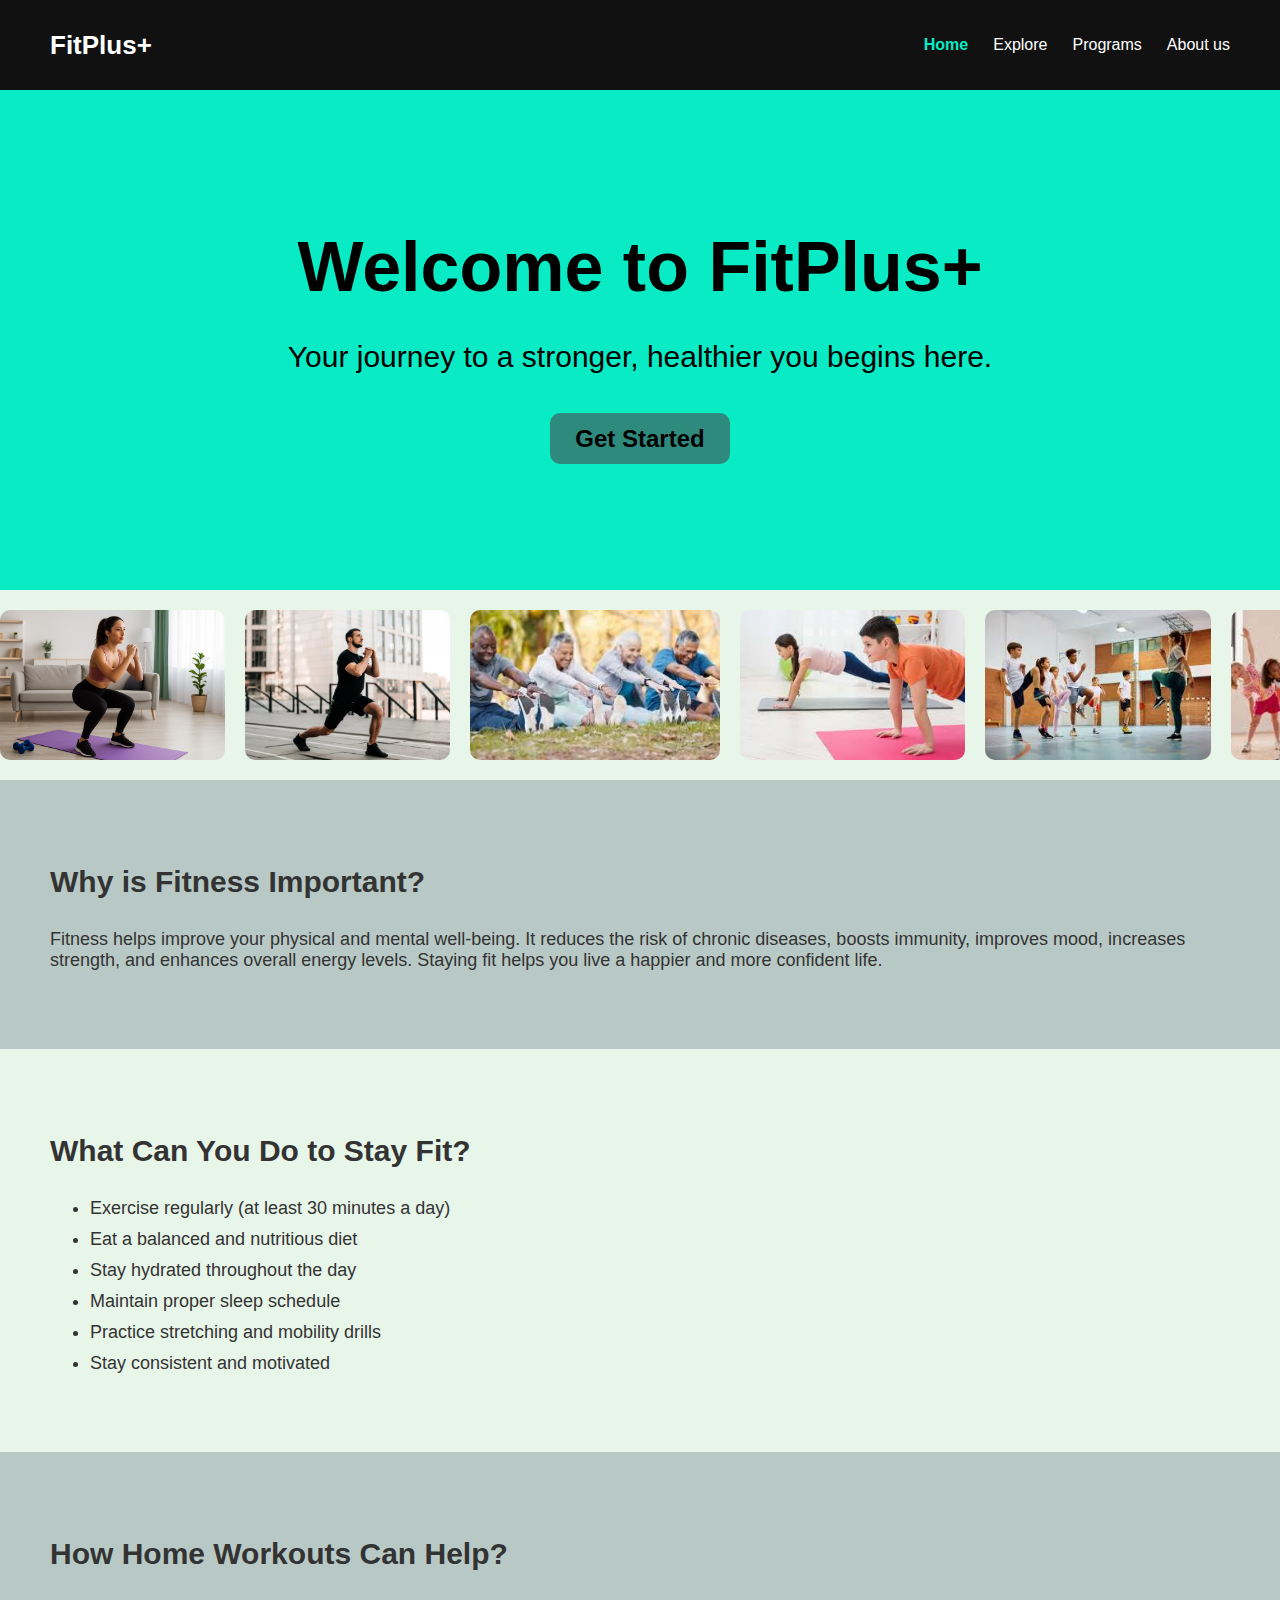
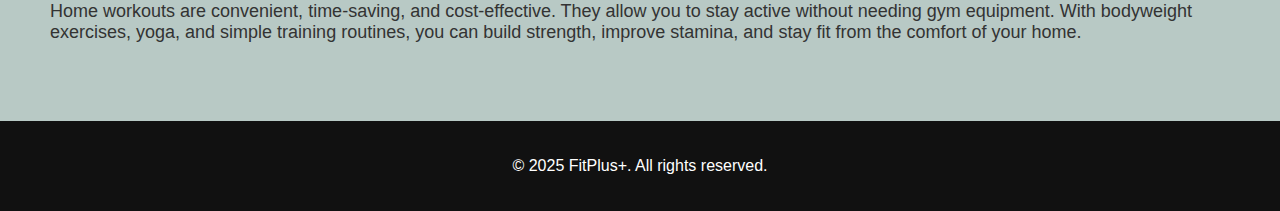
<file: index.html>
<!DOCTYPE html>
<html lang="en">
<head>
    <meta charset="UTF-8">
    <meta name="viewport" content="width=device-width, initial-scale=1.0">
    <title>FitPlus+ | Home</title>
    <link rel="stylesheet" href="style.css">
       <style>
        body {
        margin: 0;
        font-family: Arial, sans-serif;
        }

        .scroll-container {
        width: 100%;
        overflow: hidden; 
        background: #e8f5e9;
        padding: 20px 0;
        }

        .image-strip {
        display: flex;
        gap: 20px;
        animation: scroll 18s linear infinite; 
        }

       .image-strip img {
       width: 250px;
       height: 150px;
       object-fit: cover;
       border-radius: 10px;
       }

      @keyframes scroll {
      0% { transform: translateX(100); }
      100% { transform: translateX(-100%); }
      }
      </style>
</head>
<header>
    <div class="logo">FitPlus+</div>
      
    <nav>
        <ul>
            <li><a class="active" href="index.html">Home</a></li>
            <li><a href="getstarted.html">Explore</a></li>
            <li><a href="programs.html">Programs</a></li>
            <li><a href="about.html">About us</a></li>
        </ul>
    </nav>
</header>
<body>

    <section class="hero">
        <div class="hero-text">
            <h1>Welcome to FitPlus+</h1>
            <br>
            <p>Your journey to a stronger, healthier you begins here.</p>
          <br><br>
            <a href="getstarted.html" class="btn">Get Started</a>
        </div>
    </section>
    
    <!--Need Attention add a relative path for images or use google drive-->
    <div class="scroll-container">
     <div class="image-strip">
    <img src="hp1.webp" alt="distribution of the image">
    <img src="hp2.webp" alt="distribution of the image">
    <img src="hp3.jpg" alt="distribution of the image">
    <img src="hp4.jpg" alt="distribution of the image">
    <img src="hp5.jpg" alt="distribution of the image">
    <img src="hp6.jpg" alt="distribution of the image">
    <img src="hp7.webp" alt="distribution of the image">
    <img src="hp8.jpg" alt="distribution of the image">
    <img src="hp9.jpg" alt="distribution of the image">
    <img src="hp10.jpg" alt="distribution of the image">
    <img src="hp11.jpg" alt="distribution of the image">
    <img src="hp12.jpg" alt="distribution of the image" >
    </div>
   </div>

    <section class="section">
        <h2>Why is Fitness Important?</h2>
        <p>
            Fitness helps improve your physical and mental well-being. It reduces the risk of 
            chronic diseases, boosts immunity, improves mood, increases strength, and enhances 
            overall energy levels. Staying fit helps you live a happier and more confident life.
        </p>
    </section>

    <section class="section alt">
        <h2>What Can You Do to Stay Fit?</h2>
        <ul>
            <li>Exercise regularly (at least 30 minutes a day)</li>
            <li>Eat a balanced and nutritious diet</li>
            <li>Stay hydrated throughout the day</li>
            <li>Maintain proper sleep schedule</li>
            <li>Practice stretching and mobility drills</li>
            <li>Stay consistent and motivated</li>
        </ul>
    </section>

    <section class="section">
        <h2>How Home Workouts Can Help?</h2>
        <p>
            Home workouts are convenient, time-saving, and cost-effective. They allow you to stay 
            active without needing gym equipment. With bodyweight exercises, yoga, and simple 
            training routines, you can build strength, improve stamina, and stay fit from the 
            comfort of your home.
        </p>
    </section>

    <footer>
        <p>© 2025 FitPlus+. All rights reserved.</p>
    </footer>

</body>

</html>
</file>
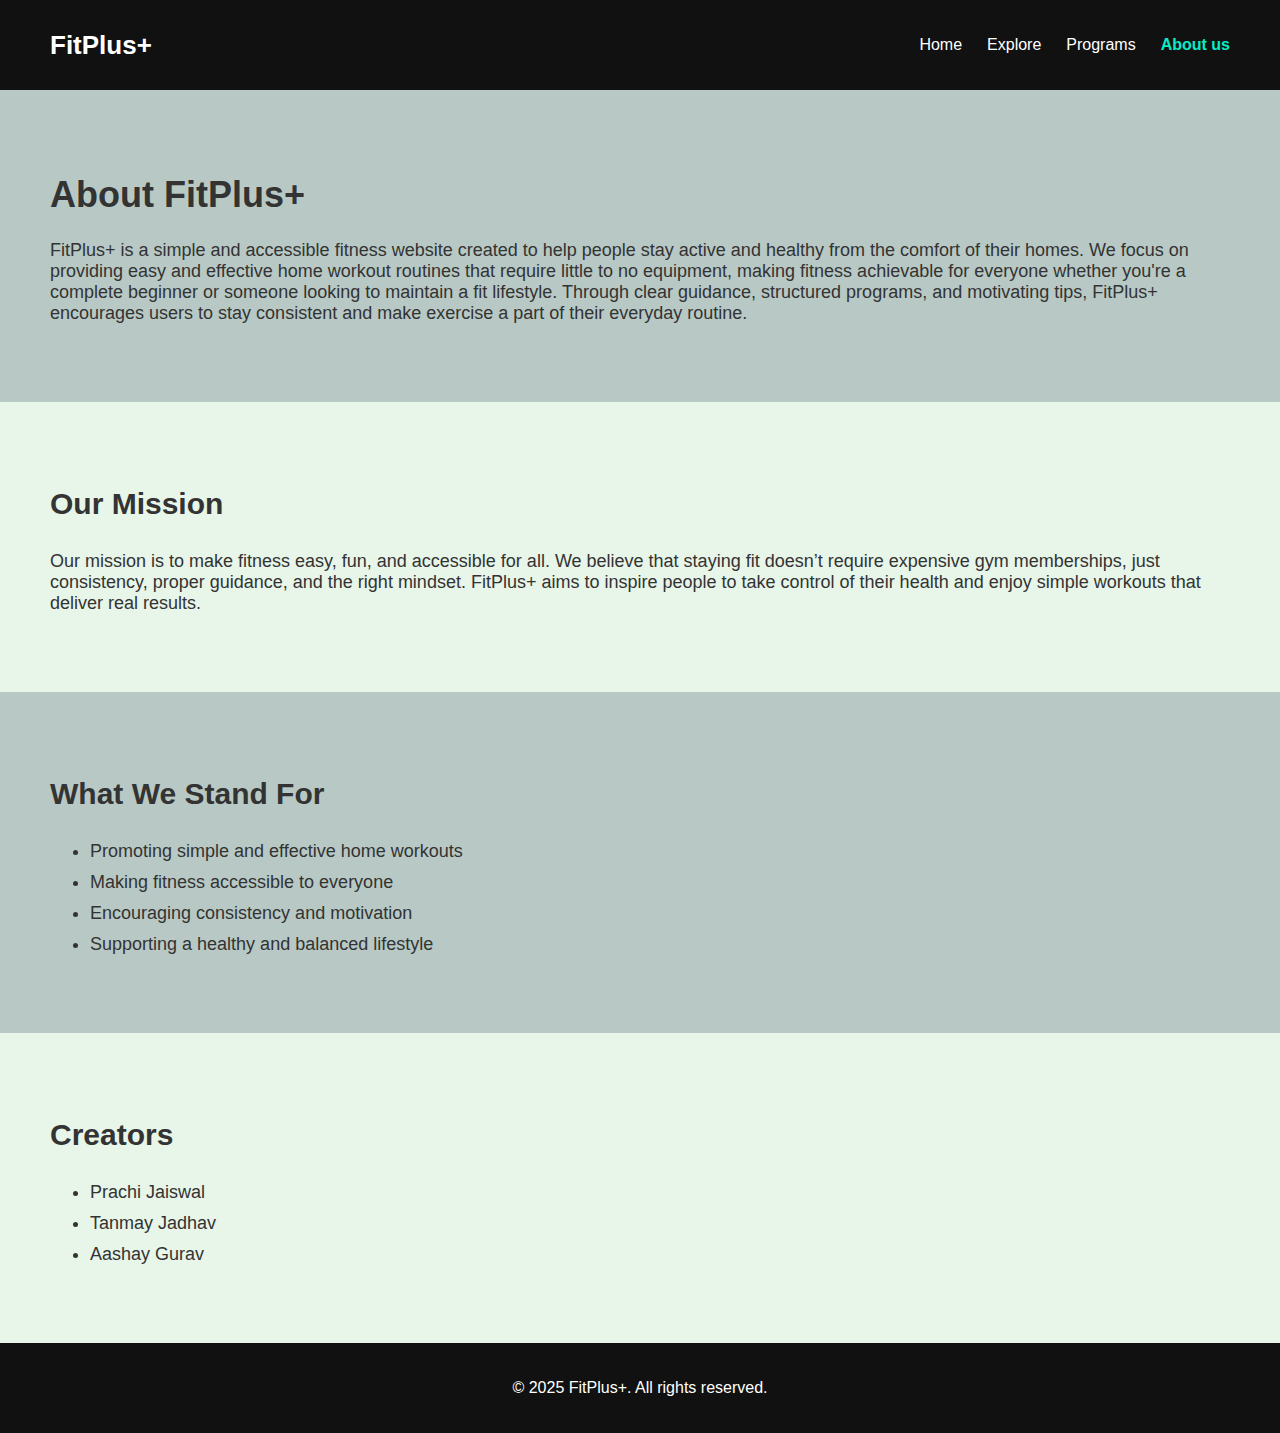
<file: about.html>
<!DOCTYPE html>
<html lang="en">
<head>
    <meta charset="UTF-8">
    <meta name="viewport" content="width=device-width, initial-scale=1.0">
    <title>FitPlus+ | About</title>
    <link rel="stylesheet" href="style.css">
</head>

<body>

    <header>
        <div class="logo">FitPlus+</div>
        <nav>
            <ul>
                <li><a href="index.html">Home</a></li>
                <li><a href="getstarted.html">Explore</a></li>
                <li><a href="programs.html">Programs</a></li>
                <li><a class="active" href="about.html">About us</a></li>
            </ul>
        </nav>
    </header>

    <section class="section">
        <h1>About FitPlus+</h1>
        <p>
            FitPlus+ is a simple and accessible fitness website created to help people stay active 
            and healthy from the comfort of their homes. We focus on providing easy and effective 
            home workout routines that require little to no equipment, making fitness achievable 
            for everyone whether you're a complete beginner or someone looking to maintain a fit 
            lifestyle. Through clear guidance, structured programs, and motivating tips, FitPlus+ 
            encourages users to stay consistent and make exercise a part of their everyday routine.
        </p>
    </section>

    <section class="section alt">
        <h2>Our Mission</h2>
        <p>
            Our mission is to make fitness easy, fun, and accessible for all. We believe that staying 
            fit doesn’t require expensive gym memberships, just consistency, proper guidance, and the 
            right mindset. FitPlus+ aims to inspire people to take control of their health and enjoy 
            simple workouts that deliver real results.
        </p>
    </section>

    <section class="section">
        <h2>What We Stand For</h2>
        <ul>
            <li>Promoting simple and effective home workouts</li>
            <li>Making fitness accessible to everyone</li>
            <li>Encouraging consistency and motivation</li>
            <li>Supporting a healthy and balanced lifestyle</li>
        </ul>
    </section>

    <section class="section alt">
        <h2>Creators</h2>
        <ul>
            <li>Prachi Jaiswal</li>
            <li>Tanmay Jadhav</li>
            <li>Aashay Gurav</li>
        </ul>
    </section>

    <footer>
        <p>© 2025 FitPlus+. All rights reserved.</p>
    </footer>

</body>
</html>
</file>
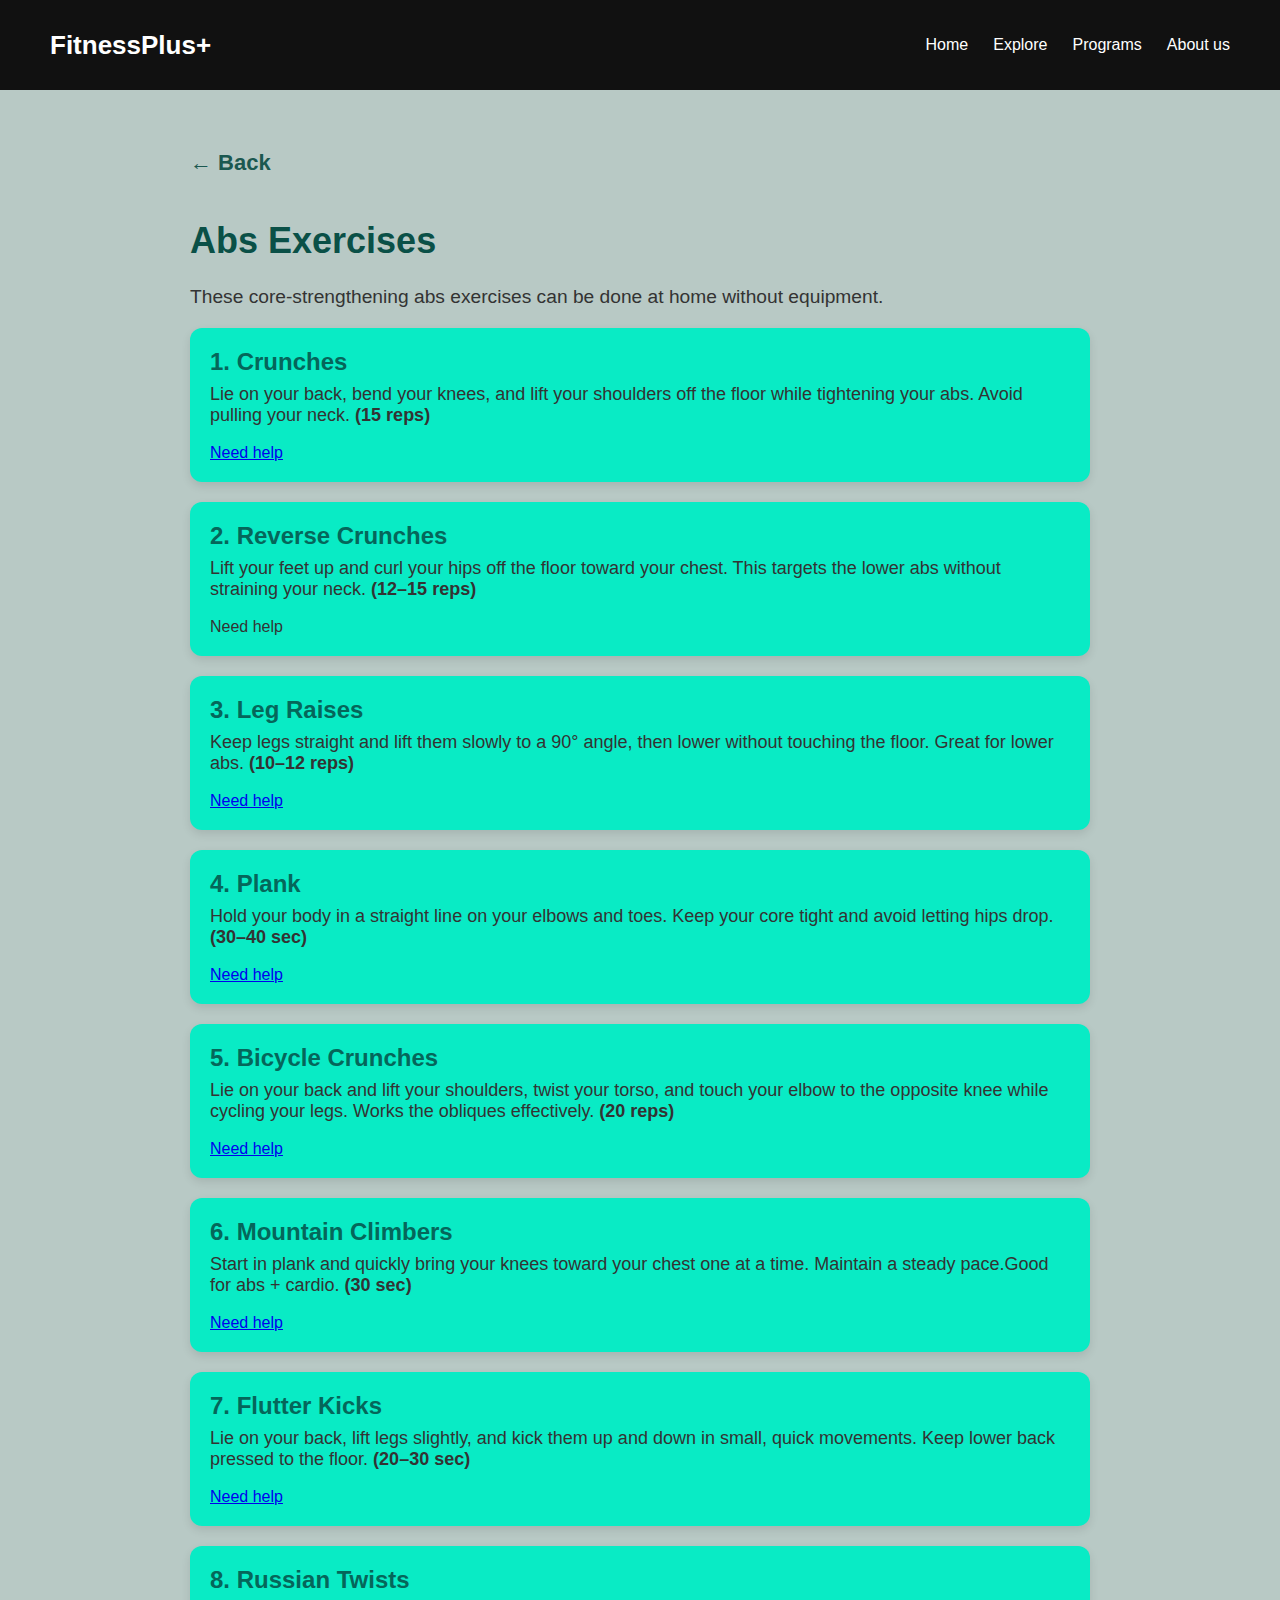
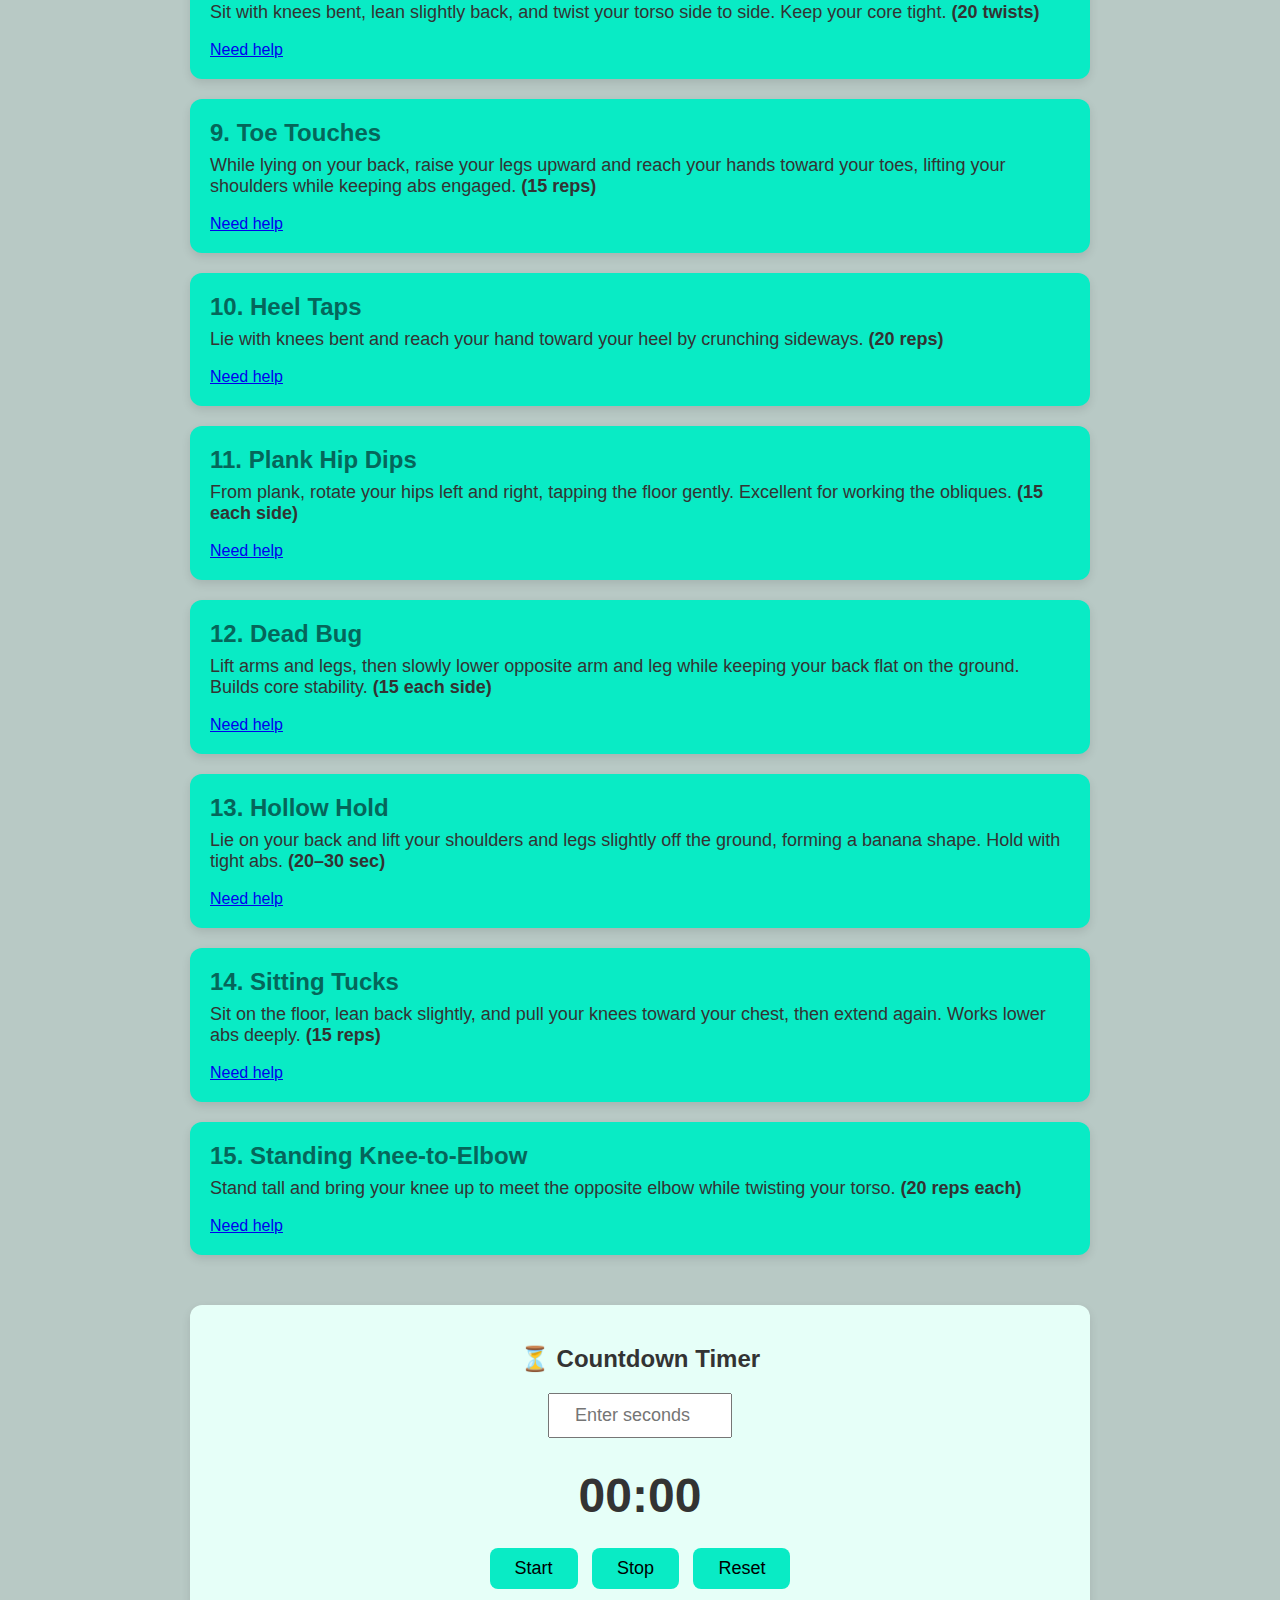
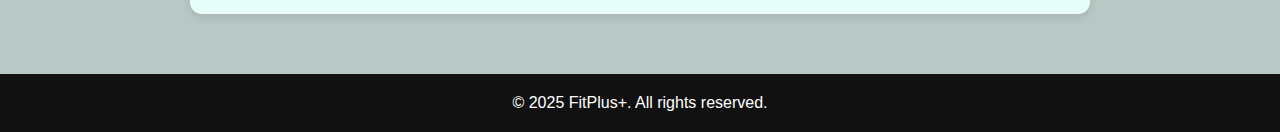
<file: abs.html>
<!DOCTYPE html>
<html lang="en">
<head>
    <meta charset="UTF-8" />
    <meta name="viewport" content="width=device-width, initial-scale=1.0" />
    <title>FitPlus+ | Abs Exercises</title>
    <link rel="stylesheet" href="style.css">


    <style>
        body{ background-color:#b8c9c5;}
        .abs-container {
            max-width: 900px;
            margin: 40px auto;
            padding: 20px;
        }

        .back-arrow {
            display: inline-block;
            font-size: 22px;
            color: #1b5850;
            text-decoration: none;
            font-weight: bold;
            margin-bottom: 20px;
            transition: 0.3s;
        }

        .back-arrow:hover {
            opacity: 0.7;
            transform: translateX(-4px);
        }

        h1 {
            font-size: 36px;
            color: #0a5047;
        }

        .exercise-box {
            background: #09ebc5;
            padding: 20px;
            margin: 20px 0;
            border-radius: 12px;
            box-shadow: 0 4px 10px rgba(0,0,0,0.1);
            transition: 0.3s;
        }

        .exercise-box:hover {
            transform: translateY(-4px);
            box-shadow: 0 7px 15px rgba(0,0,0,0.15);
        }

        .exercise-box h2 {
            margin: 0;
            color: #05665a;
        }

        .exercise-box p {
            font-size: 18px;
            margin-top: 8px;
        }
        
        #timer-section {
            margin-top: 50px;
            padding: 20px;
            background: #e6fff8;
            border-radius: 12px;
            box-shadow: 0 4px 10px rgba(0,0,0,0.1);
            text-align: center;
        }

        #display {
            font-size: 48px;
            font-weight: bold;
            margin: 20px 0;
        }

        input {
            padding: 10px;
            font-size: 18px;
            width: 160px;
            text-align: center;
            margin-bottom: 10px;
        }

        button {
            padding: 10px 25px;
            font-size: 18px;
            cursor: pointer;
            margin: 5px;
            border-radius: 8px;
            border: none;
            background-color: #09ebc5;
        }
    </style>
</head>

<body>

<header>
    <div class="logo">FitnessPlus+</div>

    <nav>
        <ul>
            <li><a href="index.html">Home</a></li>
            <li><a href="getstarted.html">Explore</a></li>
            <li><a href="programs.html">Programs</a></li>
            <li><a href="about.html">About us</a></li>
        </ul>
    </nav>
</header>

<section class="abs-container">

    <a href="programs.html" class="back-arrow">← Back</a>

    <h1>Abs Exercises</h1>
    <p style="font-size: larger;">These core-strengthening abs exercises can be done at home without equipment.</p>

    <div class="exercise-box"><h2>1. Crunches</h2>
        <p>Lie on your back, bend your knees, and
             lift your shoulders off the floor while tightening your abs.
              Avoid pulling your neck. <b>(15 reps)</b></p>
        <a href ="https://www.youtube.com/watch?v=_M2Etme-tfE">Need help</a>
    </div>

    <div class="exercise-box"><h2>2. Reverse Crunches</h2>
        <p>Lift your feet up and curl your hips off the floor 
            toward your chest. This targets the lower abs without straining your neck. <b>(12–15 reps)</b></p>
        <a hef ="https://www.youtube.com/watch?v=TJO19eOmax0">Need help</a>
    </div>

    <div class="exercise-box"><h2>3. Leg Raises</h2>
        <p>Keep legs straight and lift them slowly to a 90° angle, then lower 
            without touching the floor. Great for lower abs. <b>(10–12 reps)</b></p>
        <a href ="https://www.youtube.com/watch?v=Cwuxy8eo7iw">Need help</a>
    </div>

    <div class="exercise-box"><h2>4. Plank</h2>
        <p>Hold your body in a straight line on your elbows and toes.
             Keep your core tight and avoid letting hips drop. <b>(30–40 sec)</b></p>
        <a href = "https://www.youtube.com/shorts/v3V6iyQfKzY"> Need help</a>
    </div>

    <div class="exercise-box"><h2>5. Bicycle Crunches</h2>
        <p>Lie on your back and lift your shoulders, twist your torso, and touch your elbow
             to the opposite knee while cycling your legs. Works the obliques effectively. <b>(20 reps)</b></p>
        <a href ="https://www.youtube.com/shorts/CakPX7X-mSw"> Need help</a>
    </div>

    <div class="exercise-box"><h2>6. Mountain Climbers</h2>
        <p>Start in plank and quickly bring your knees toward your chest 
            one at a time. Maintain a steady pace.Good for abs + cardio. <b>(30 sec)</b></p>
        <a href ="https://www.youtube.com/shorts/dqjZ6BGhY9s"> Need help</a>
    </div>

    <div class="exercise-box"><h2>7. Flutter Kicks</h2>
        <p>Lie on your back, lift legs slightly, and kick them up 
            and down in small, quick movements. Keep lower back pressed to the floor. <b>(20–30 sec)</b></p>
        <a href ="https://www.youtube.com/shorts/CmVWVOAbYh4"> Need help</a>
    </div>

    <div class="exercise-box"><h2>8. Russian Twists</h2>
        <p>Sit with knees bent, lean slightly back, and twist your 
            torso side to side. Keep your core tight. <b>(20 twists)</b></p>
        <a href ="https://www.youtube.com/shorts/-cPtvFdT8dc"> Need help</a>
    </div>

    <div class="exercise-box"><h2>9. Toe Touches</h2>
        <p>While lying on your back, raise your legs upward and reach your hands toward your toes,
             lifting your shoulders while keeping abs engaged. <b>(15 reps)</b></p>
        <a href ="https://www.youtube.com/shorts/y52zJ2ck0Kk"> Need help</a>
    </div>

    <div class="exercise-box"><h2>10. Heel Taps</h2>
        <p>Lie with knees bent and reach your hand toward your heel by 
            crunching sideways. <b>(20 reps)</b></p>
        <a href ="https://www.youtube.com/shorts/3MNj7LrRX3U"> Need help</a>
    </div>

    <div class="exercise-box"><h2>11. Plank Hip Dips</h2>
        <p>From plank, rotate your hips left and right, tapping the floor gently.
             Excellent for working the obliques. <b>(15 each side)</b></p>
        <a href ="https://www.youtube.com/shorts/WVX-yDxt0IU"> Need help</a>
    </div>

    <div class="exercise-box"><h2>12. Dead Bug</h2>
        <p>Lift arms and legs, then slowly lower opposite arm and leg 
            while keeping your back flat on the ground. Builds core stability. <b>(15 each side)</b></p>
        <a href ="https://www.youtube.com/shorts/DqLL45uk2Tk"> Need help</a>
    </div>

    <div class="exercise-box"><h2>13. Hollow Hold</h2>
        <p>Lie on your back and lift your shoulders and legs slightly off the ground, 
            forming a banana shape. Hold with tight abs. <b>(20–30 sec)</b></p>
        <a href ="https://www.youtube.com/shorts/YHBp6fvXYcI"> Need help</a>
    </div>

    <div class="exercise-box"><h2>14. Sitting Tucks</h2>
        <p>Sit on the floor, lean back slightly, and pull your knees toward your chest,
             then extend again. Works lower abs deeply. <b>(15 reps)</b></p>
        <a href ="https://www.youtube.com/shorts/RBVimxBMDQk"> Need help</a>
    </div>

        <div class="exercise-box"><h2>15. Standing Knee-to-Elbow</h2>
        <p>Stand tall and bring your knee up to meet the opposite elbow while 
            twisting your torso. <b>(20 reps each)</b></p>
            <a href ="https://www.youtube.com/shorts/aQFLVDY0DMU"> Need help</a>
    </div>
    
     <div id="timer-section">
        <h2>⏳ Countdown Timer</h2>

        <input type="number" id="secondsInput" placeholder="Enter seconds">

        <div id="display">00:00</div>

        <button onclick="startCountdown()">Start</button>
        <button onclick="stopCountdown()">Stop</button>
        <button onclick="resetCountdown()">Reset</button>
    </div>
    
</section>

<script>
    let timeLeft = 0;
    let interval = null;

    function formatTime(sec) {
        let m = Math.floor(sec / 60);
        let s = sec % 60;

        m = m < 10 ? "0" + m : m;
        s = s < 10 ? "0" + s : s;

        return `${m}:${s}`;
    }

    function startCountdown() {
        if (interval !== null) return;

        timeLeft = parseInt(document.getElementById("secondsInput").value);

        if (isNaN(timeLeft) || timeLeft <= 0) {
            alert("Please enter valid seconds!");
            return;
        }

        document.getElementById("display").textContent = formatTime(timeLeft);

        interval = setInterval(() => {
            timeLeft--;

            document.getElementById("display").textContent = formatTime(timeLeft);

            if (timeLeft <= 0) {
                clearInterval(interval);
                interval = null;
                document.getElementById("display").textContent = "00:00";
                alert("Time's up!");
            }
        }, 1000);
    }

    function stopCountdown() {
        clearInterval(interval);
        interval = null;
    }

    function resetCountdown() {
        stopCountdown();
        timeLeft = 0;
        document.getElementById("display").textContent = "00:00";
        document.getElementById("secondsInput").value = "";
    }
</script>

<footer>
    © 2025 FitPlus+. All rights reserved.
</footer>

</body>
</html>
</file>
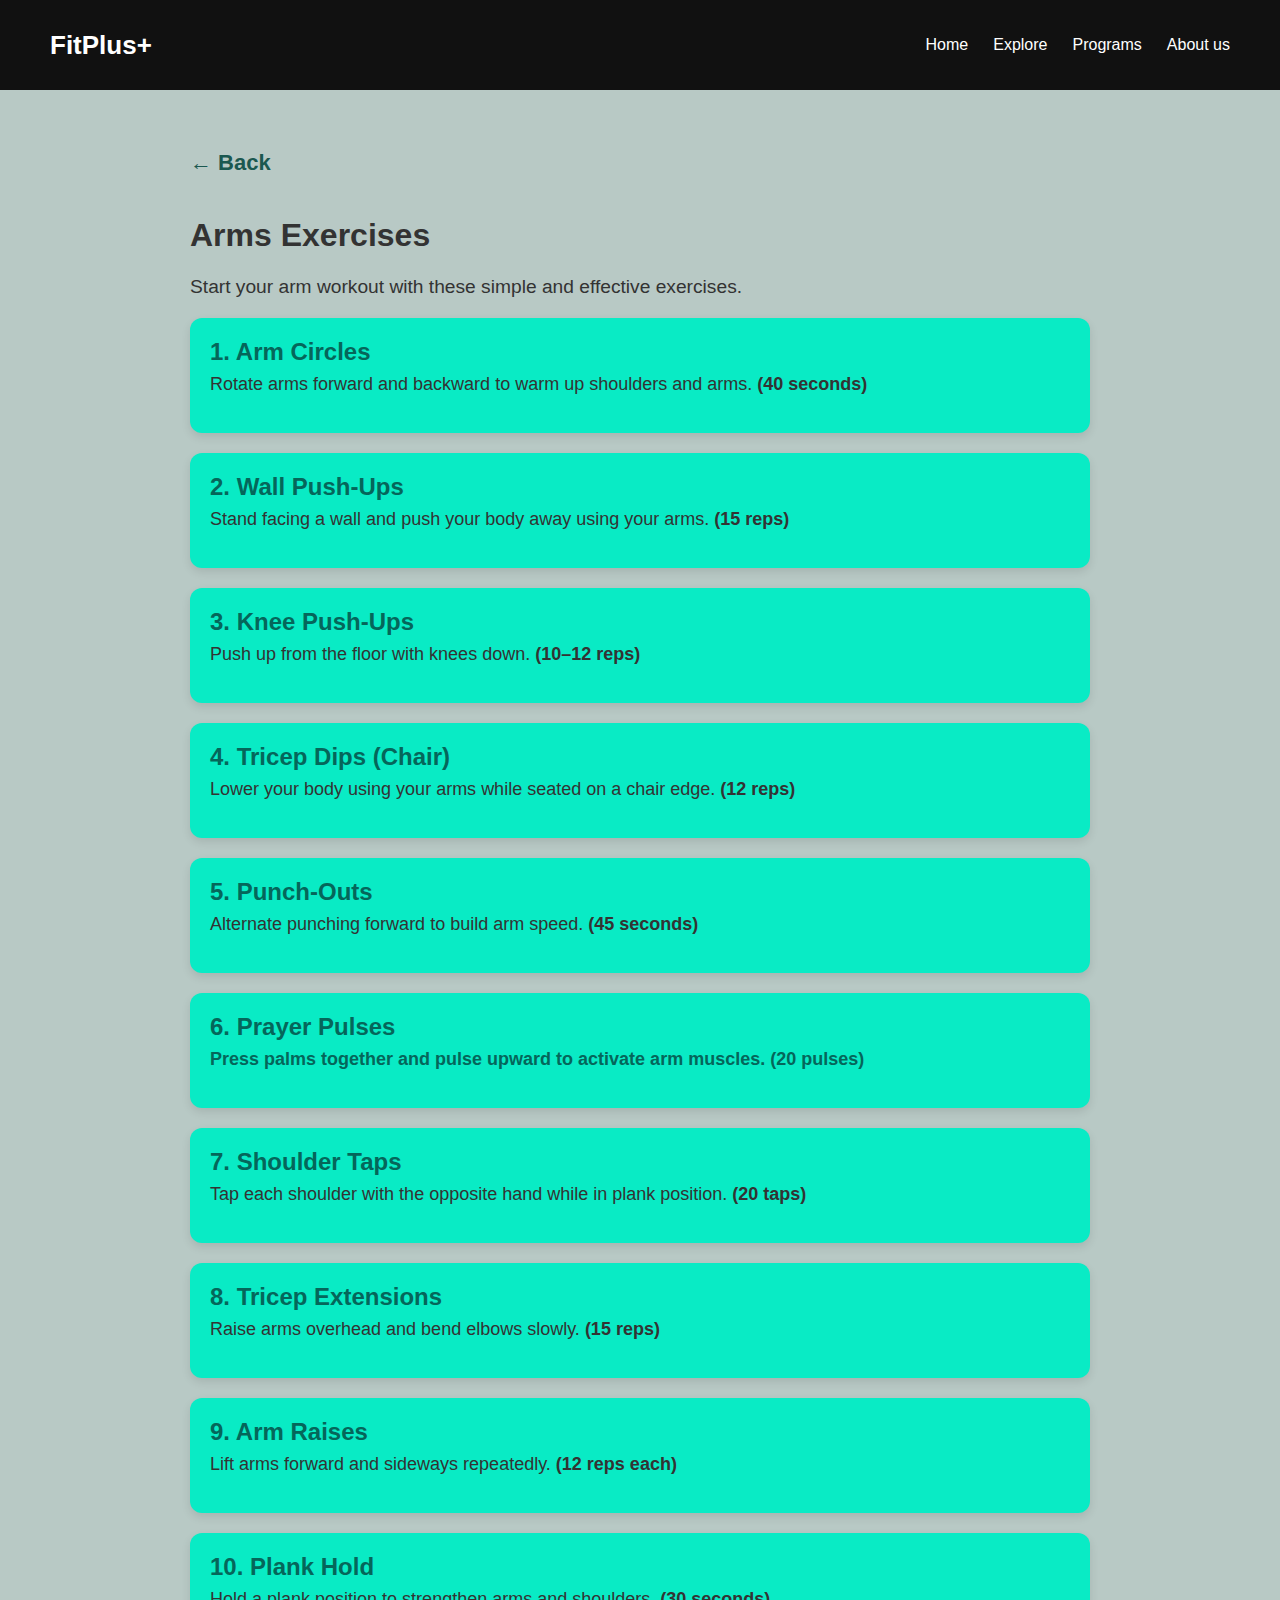
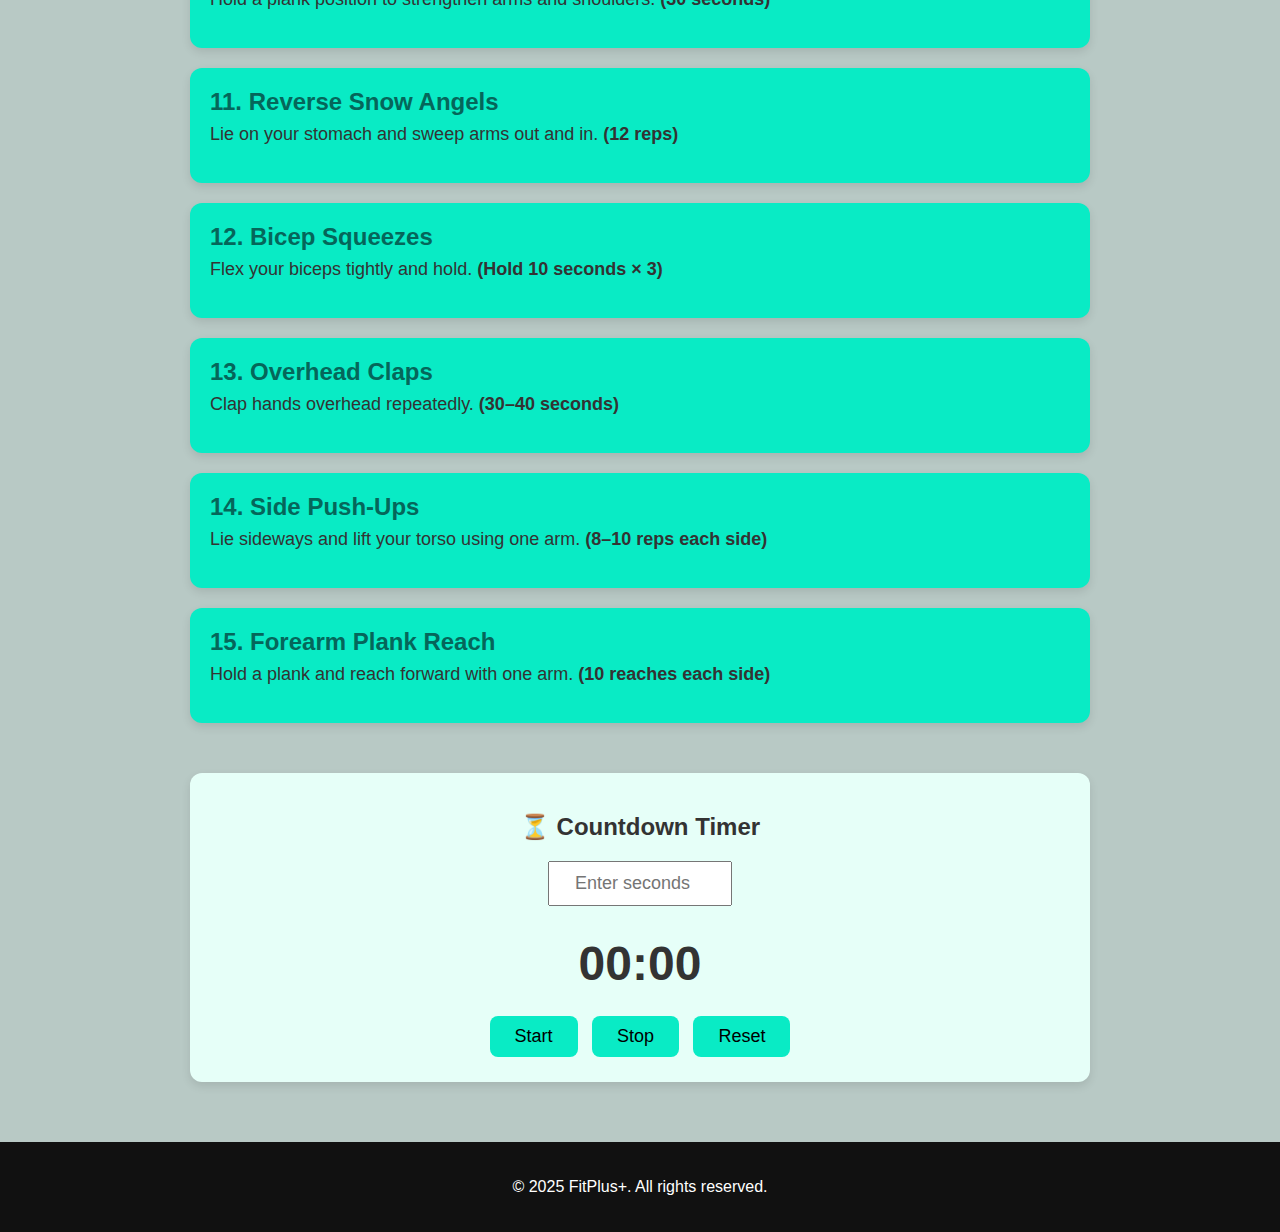
<file: arms.html>
<!DOCTYPE html>
<html lang="en">
<head>
    <meta charset="UTF-8">
    <meta name="viewport" content="width=device-width, initial-scale=1.0">
    <title>FitPlus+ | Arms</title>
    <link rel="stylesheet" href="style.css">

    <style>
        body{ background-color:#b8c9c5;}
        .exercise-container {
            max-width: 900px;
            margin: 40px auto;
            padding: 20px;
        }

        .back-arrow {
            display: inline-block;
            font-size: 22px;
            color: #1b5850;
            text-decoration: none;
            font-weight: bold;
            margin-bottom: 20px;
            transition: 0.3s;
        }

        .back-arrow:hover {
            opacity: 0.7;
            transform: translateX(-4px);
        }

        .exercise-card {
            background: #09ebc5;
            padding: 20px;
            margin: 20px 0;
            border-radius: 12px;
            box-shadow: 0 4px 10px rgba(0,0,0,0.1);
            transition: 0.3s;
        }

        .exercise-card:hover {
            transform: translateY(-4px);
            box-shadow: 0 7px 15px rgba(0,0,0,0.15);
        }

        .exercise-card h2 {
            margin: 0;
            color: #05665a;
        }

        .exercise-card p {
            font-size: 18px;
            margin-top: 8px;
        }
        #timer-section {
            margin-top: 50px;
            padding: 20px;
            background: #e6fff8;
            border-radius: 12px;
            box-shadow: 0 4px 10px rgba(0,0,0,0.1);
            text-align: center;
        }

        #display {
            font-size: 48px;
            font-weight: bold;
            margin: 20px 0;
        }

        input {
            padding: 10px;
            font-size: 18px;
            width: 160px;
            text-align: center;
            margin-bottom: 10px;
        }

        button {
            padding: 10px 25px;
            font-size: 18px;
            cursor: pointer;
            margin: 5px;
            border-radius: 8px;
            border: none;
            background-color: #09ebc5;
        }
    </style>
</head>

<body>

<header>
    <div class="logo">FitPlus+</div>
    <nav>
        <ul>
            <li><a href="index.html">Home</a></li>
            <li><a href="getstarted.html">Explore</a></li>
            <li><a href="programs.html">Programs</a></li>
            <li><a href="about.html">About us</a></li>
        </ul>
    </nav>
</header>

<section class="exercise-container">

    <a href="programs.html" class="back-arrow">← Back</a>

    <h1>Arms Exercises</h1>
    <p style="font-size: larger;">Start your arm workout with these simple and effective exercises.</p>

     <div class="exercise-card">
        <h2>1. Arm Circles</h2>
        <p>Rotate arms forward and backward to warm up shoulders and arms. <b>(40 seconds)</b></p>
    </div>

    <div class="exercise-card">
        <h2>2. Wall Push-Ups</h2>
        <p>Stand facing a wall and push your body away using your arms. <b>(15 reps)</b></p>
    </div>

    <div class="exercise-card">
        <h2>3. Knee Push-Ups</h2>
        <p>Push up from the floor with knees down. <b>(10–12 reps)</b></p>
    </div>

    <div class="exercise-card">
        <h2>4. Tricep Dips (Chair)</h2>
        <p>Lower your body using your arms while seated on a chair edge. <b>(12 reps)</b></p>
    </div>

    <div class="exercise-card">
        <h2>5. Punch-Outs</h2>
        <p>Alternate punching forward to build arm speed. <b>(45 seconds)</b></p>
    </div>

    <div class="exercise-card">
        <h2>6. Prayer Pulses</h>
        <p>Press palms together and pulse upward to activate arm muscles. <b>(20 pulses)</b></p>
    </div>

    <div class="exercise-card">
        <h2>7. Shoulder Taps</h2>
        <p>Tap each shoulder with the opposite hand while in plank position. <b>(20 taps)</b></p>
    </div>

    <div class="exercise-card">
        <h2>8. Tricep Extensions</h2>
        <p>Raise arms overhead and bend elbows slowly. <b>(15 reps)</b></p>
    </div>

    <div class="exercise-card">
        <h2>9. Arm Raises</h2>
        <p>Lift arms forward and sideways repeatedly. <b>(12 reps each)</b></p>
    </div>

    <div class="exercise-card">
        <h2>10. Plank Hold</h2>
        <p>Hold a plank position to strengthen arms and shoulders. <b>(30 seconds)</b></p>
    </div>

    <div class="exercise-card">
        <h2>11. Reverse Snow Angels</h2>
        <p>Lie on your stomach and sweep arms out and in. <b>(12 reps)</b></p>
    </div>

    <div class="exercise-card">
        <h2>12. Bicep Squeezes</h2>
        <p>Flex your biceps tightly and hold. <b>(Hold 10 seconds × 3)</b></p>
    </div>

    <div class="exercise-card">
        <h2>13. Overhead Claps</h2>
        <p>Clap hands overhead repeatedly. <b>(30–40 seconds)</b></p>
    </div>

    <div class="exercise-card">
        <h2>14. Side Push-Ups</h2>
        <p>Lie sideways and lift your torso using one arm. <b>(8–10 reps each side)</b></p>
    </div>

    <div class="exercise-card">
        <h2>15. Forearm Plank Reach</h2>
        <p>Hold a plank and reach forward with one arm. <b>(10 reaches each side)</b></p>
    </div>

 <div id="timer-section">
        <h2>⏳ Countdown Timer</h2>

        <input type="number" id="secondsInput" placeholder="Enter seconds">

        <div id="display">00:00</div>

        <button onclick="startCountdown()">Start</button>
        <button onclick="stopCountdown()">Stop</button>
        <button onclick="resetCountdown()">Reset</button>
    </div>
    
</section>

<script>
    let timeLeft = 0;
    let interval = null;

    function formatTime(sec) {
        let m = Math.floor(sec / 60);
        let s = sec % 60;

        m = m < 10 ? "0" + m : m;
        s = s < 10 ? "0" + s : s;

        return `${m}:${s}`;
    }

    function startCountdown() {
        if (interval !== null) return;

        timeLeft = parseInt(document.getElementById("secondsInput").value);

        if (isNaN(timeLeft) || timeLeft <= 0) {
            alert("Please enter valid seconds!");
            return;
        }

        document.getElementById("display").textContent = formatTime(timeLeft);

        interval = setInterval(() => {
            timeLeft--;

            document.getElementById("display").textContent = formatTime(timeLeft);

            if (timeLeft <= 0) {
                clearInterval(interval);
                interval = null;
                document.getElementById("display").textContent = "00:00";
                alert("Time's up!");
            }
        }, 1000);
    }

    function stopCountdown() {
        clearInterval(interval);
        interval = null;
    }

    function resetCountdown() {
        stopCountdown();
        timeLeft = 0;
        document.getElementById("display").textContent = "00:00";
        document.getElementById("secondsInput").value = "";
    }
</script>

<footer>
    <p>© 2025 FitPlus+. All rights reserved.</p>
</footer>

</body>
</html>
</file>
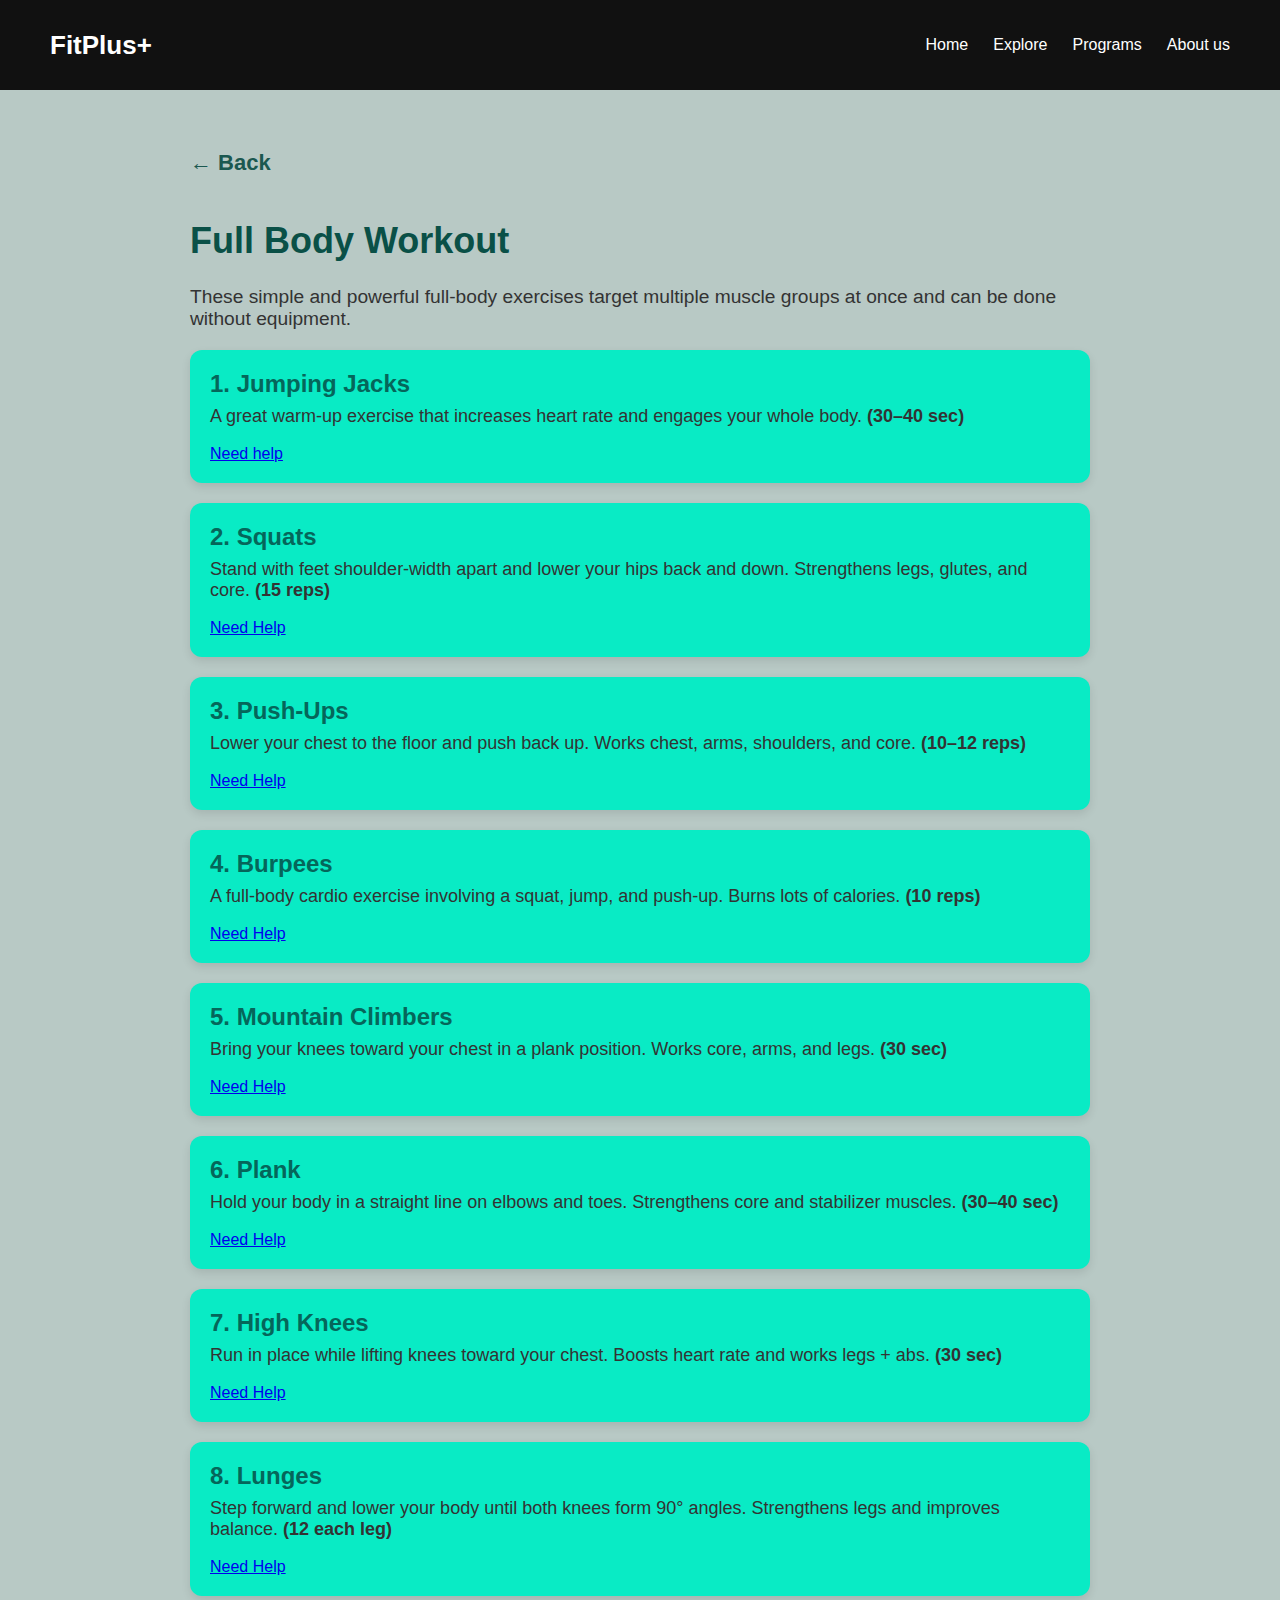
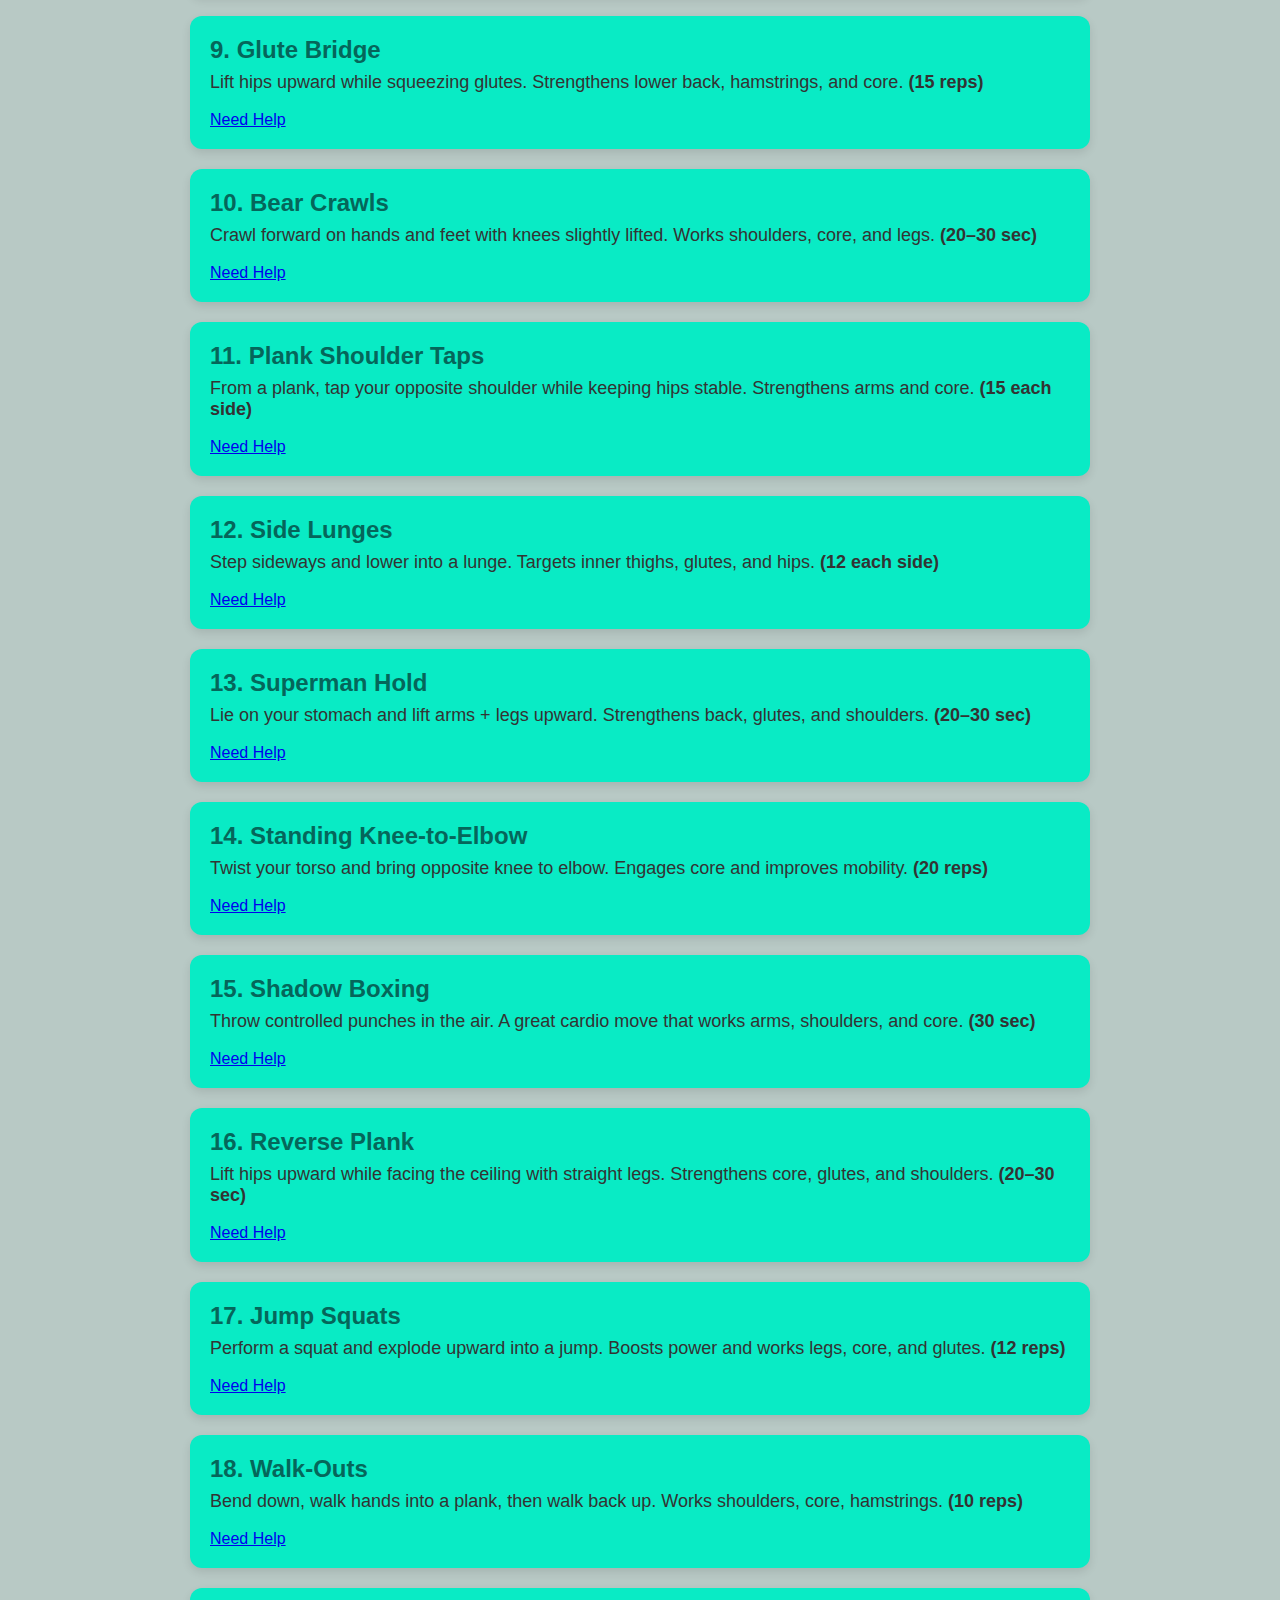
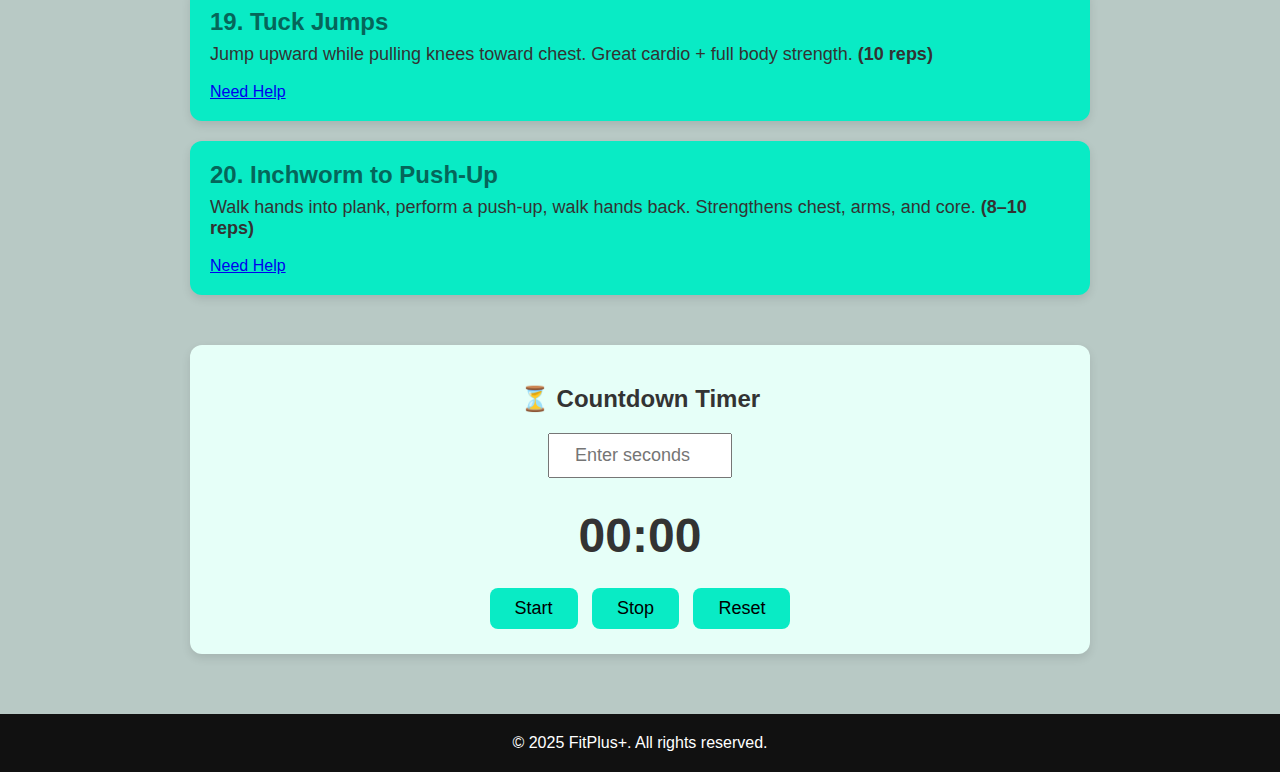
<file: fullbody.html>
<!DOCTYPE html>
<html lang="en">
<head>
    <meta charset="UTF-8" />
    <meta name="viewport" content="width=device-width, initial-scale=1.0" />
    <title>FitPlus+ | Full Body Workout</title>
    <link rel="stylesheet" href="style.css">

    <style>
        body{ background-color:#b8c9c5;}
        .abs-container {
            max-width: 900px;
            margin: 40px auto;
            padding: 20px;
        }

        .back-arrow {
            display: inline-block;
            font-size: 22px;
            color: #1b5850;
            text-decoration: none;
            font-weight: bold;
            margin-bottom: 20px;
            transition: 0.3s;
        }

        .back-arrow:hover {
            opacity: 0.7;
            transform: translateX(-4px);
        }

        h1 {
            font-size: 36px;
            color: #0a5047;
        }

        .exercise-box {
            background: #09ebc5;
            padding: 20px;
            margin: 20px 0;
            border-radius: 12px;
            box-shadow: 0 4px 10px rgba(0,0,0,0.1);
            transition: 0.3s;
        }

        .exercise-box:hover {
            transform: translateY(-4px);
            box-shadow: 0 7px 15px rgba(0,0,0,0.15);
        }

        .exercise-box h2 {
            margin: 0;
            color: #05665a;
        }

        .exercise-box p {
            font-size: 18px;
            margin-top: 8px;
        }
          #timer-section {
            margin-top: 50px;
            padding: 20px;
            background: #e6fff8;
            border-radius: 12px;
            box-shadow: 0 4px 10px rgba(0,0,0,0.1);
            text-align: center;
        }

        #display {
            font-size: 48px;
            font-weight: bold;
            margin: 20px 0;
        }

        input {
            padding: 10px;
            font-size: 18px;
            width: 160px;
            text-align: center;
            margin-bottom: 10px;
        }

        button {
            padding: 10px 25px;
            font-size: 18px;
            cursor: pointer;
            margin: 5px;
            border-radius: 8px;
            border: none;
            background-color: #09ebc5;
        }
        
    </style>
</head>

<body>

<header>
    <div class="logo">FitPlus+</div>

    <nav>
        <ul>
            <li><a href="index.html">Home</a></li>
            <li><a href="getstarted.html">Explore</a></li>
            <li><a href="programs.html">Programs</a></li>
            <li><a href="about.html">About us</a></li>
        </ul>
    </nav>
</header>

<section class="abs-container">

    <a href="programs.html" class="back-arrow">← Back</a>

    <h1>Full Body Workout</h1>
    <p style="font-size: larger;">These simple and powerful full-body exercises target multiple 
        muscle groups at once and can be done without equipment.</p>

    <div class="exercise-box"><h2>1. Jumping Jacks</h2>
        <p>A great warm-up exercise that increases heart rate and engages your whole body. <b>(30–40 sec)</b></p>
        <a href="https://www.youtube.com/watch?v=XR0xeuK5zBU">Need help</a>
    </div>

    <div class="exercise-box"><h2>2. Squats</h2>
        <p>Stand with feet shoulder-width apart and lower your hips back and down. Strengthens
             legs, glutes, and core. <b>(15 reps)</b></p>
        <a href="https://youtu.be/xqvCmoLULNY?si=WV_0AL-5RqyYxZfb">Need Help</a>
    </div>

    <div class="exercise-box"><h2>3. Push-Ups</h2>
        <p>Lower your chest to the floor and push back up. Works chest, arms, shoulders, and core. <b>(10–12 reps)</b></p>
        <a href ="https://youtu.be/WDIpL0pjun0?si=hFkzzi0qqe0AsDUv">Need Help</a>
    </div>

    <div class="exercise-box"><h2>4. Burpees</h2>
        <p>A full-body cardio exercise involving a squat, jump, and push-up. Burns lots of calories. <b>(10 reps)</b></p>
        <a href ="https://youtu.be/auBLPXO8Fww?si=59zqmBvCDVkG0BnE">Need Help</a>
    </div>

    <div class="exercise-box"><h2>5. Mountain Climbers</h2>
        <p>Bring your knees toward your chest in a plank position. Works core, arms, and legs. <b>(30 sec)</b></p>
        <a href ="https://youtu.be/kLh-uczlPLg?si=enZbdAVtdUgEBRWw">Need Help</a>
    </div>

    <div class="exercise-box"><h2>6. Plank</h2>
        <p>Hold your body in a straight line on elbows and toes. Strengthens core and
             stabilizer muscles. <b>(30–40 sec)</b></p>
        <a href ="https://youtu.be/B296mZDhrP4?si=0NMbcJmb0Oq-EODp">Need Help</a>
    </div>

    <div class="exercise-box"><h2>7. High Knees</h2>
        <p>Run in place while lifting knees toward your chest. Boosts heart rate and
             works legs + abs. <b>(30 sec)</b></p>
        <a href ="https://youtu.be/QIwxSeKpHtI?si=i338aUa6QRACSRQD">Need Help</a>
    </div>

    <div class="exercise-box"><h2>8. Lunges</h2>
        <p>Step forward and lower your body until both knees form 90° angles. Strengthens 
            legs and improves balance. <b>(12 each leg)</b></p>
        <a href ="https://youtu.be/7SMzPn4LGjQ?si=ohL4273oye4-MGHJ">Need Help</a>
    </div>

    <div class="exercise-box"><h2>9. Glute Bridge</h2>
        <p>Lift hips upward while squeezing glutes. Strengthens lower back, hamstrings, and core. <b>(15 reps)</b></p>
        <a href =" https://youtu.be/X_IGw8U_e38?si=tGVP5UVj2fe9u-2d">Need Help</a>
    </div>

    <div class="exercise-box"><h2>10. Bear Crawls</h2>
        <p>Crawl forward on hands and feet with knees slightly lifted. Works shoulders, 
            core, and legs. <b>(20–30 sec)</b></p>
        <a href ="https://youtu.be/Ee1BQNI6zN4?si=WXH0dxyv27vHdWWW">Need Help</a>
    </div>

    <div class="exercise-box"><h2>11. Plank Shoulder Taps</h2>
        <p>From a plank, tap your opposite shoulder while keeping hips stable. Strengthens arms
             and core. <b>(15 each side)</b></p>
        <a href ="https://youtu.be/jgQ49dXfznk?si=ooCkV_TDb57i8-VX">Need Help</a>
    </div>

    <div class="exercise-box"><h2>12. Side Lunges</h2>
        <p>Step sideways and lower into a lunge. Targets inner thighs, glutes, and hips. <b>(12 each side)</b></p>
        <a href ="https://youtu.be/rvqLVxYqEvo?si=NbYHu0WjURRrjY88">Need Help</a>
    </div>

    <div class="exercise-box"><h2>13. Superman Hold</h2>
        <p>Lie on your stomach and lift arms + legs upward. Strengthens back, glutes, and 
            shoulders. <b>(20–30 sec)</b></p>
        <a href ="https://youtu.be/z6PJMT2y8GQ?si=Z08Isfc5PI-HhACP">Need Help</a>
    </div>

    <div class="exercise-box"><h2>14. Standing Knee-to-Elbow</h2>
        <p>Twist your torso and bring opposite knee to elbow. Engages core and improves mobility. <b>(20 reps)</b></p>
        <a href ="https://youtu.be/ZL9Y-IIedb0?si=3YSz5Z8tnqlLZDNy">Need Help</a>
    </div>

    <div class="exercise-box"><h2>15. Shadow Boxing</h2>
        <p>Throw controlled punches in the air. A great cardio move that works arms, shoulders,
             and core. <b>(30 sec)</b></p>
        <a href ="https://youtu.be/qKqZ-wsG3KQ?si=zBGhvc4GN5ONvGqv">Need Help</a>
    </div>

    <div class="exercise-box"><h2>16. Reverse Plank</h2>
        <p>Lift hips upward while facing the ceiling with straight legs. Strengthens core, 
            glutes, and shoulders. <b>(20–30 sec)</b></p>
        <a href="https://youtu.be/PgezBeNqke0?si=dck3vP7SIDClpoPp">Need Help</a>
    </div>

    <div class="exercise-box"><h2>17. Jump Squats</h2>
        <p>Perform a squat and explode upward into a jump. Boosts power and works legs,
             core, and glutes. <b>(12 reps)</b></p>
        <a href="https://youtu.be/5xv0DKqe5XQ?si=eByP5_dsWXOiyNpy">Need Help</a>
    </div>

    <div class="exercise-box"><h2>18. Walk-Outs</h2>
        <p>Bend down, walk hands into a plank, then walk back up. Works shoulders, core,
             hamstrings. <b>(10 reps)</b></p>
        <a href ="https://youtu.be/-FW8DNKsAh8?si=Cyw3nwCAkpw7JFbE">Need Help</a>
    </div>

    <div class="exercise-box"><h2>19. Tuck Jumps</h2>
        <p>Jump upward while pulling knees toward chest. Great cardio + full body strength. <b>(10 reps)</b></p>
        <a href ="https://youtu.be/mgBCOVR1hqw?si=-VKo-jIVATuJPf8m">Need Help</a>
    </div>

    <div class="exercise-box"><h2>20. Inchworm to Push-Up</h2>
        <p>Walk hands into plank, perform a push-up, walk hands back. Strengthens chest,
             arms, and core. <b>(8–10 reps)</b></p>
        <a href ="https://youtu.be/fm6vx3zO5Yg?si=wIARJGqhE9ZsQx7x">Need Help</a>
    </div>
     
    <div id="timer-section">
        <h2>⏳ Countdown Timer</h2>

        <input type="number" id="secondsInput" placeholder="Enter seconds">

        <div id="display">00:00</div>

        <button onclick="startCountdown()">Start</button>
        <button onclick="stopCountdown()">Stop</button>
        <button onclick="resetCountdown()">Reset</button>
    </div>

</section>

<script>
    let timeLeft = 0;
    let interval = null;

    function formatTime(sec) {
        let m = Math.floor(sec / 60);
        let s = sec % 60;

        m = m < 10 ? "0" + m : m;
        s = s < 10 ? "0" + s : s;

        return `${m}:${s}`;
    }

    function startCountdown() {
        if (interval !== null) return;

        timeLeft = parseInt(document.getElementById("secondsInput").value);

        if (isNaN(timeLeft) || timeLeft <= 0) {
            alert("Please enter valid seconds!");
            return;
        }

        document.getElementById("display").textContent = formatTime(timeLeft);

        interval = setInterval(() => {
            timeLeft--;

            document.getElementById("display").textContent = formatTime(timeLeft);

            if (timeLeft <= 0) {
                clearInterval(interval);
                interval = null;
                document.getElementById("display").textContent = "00:00";
                alert("Time's up!");
            }
        }, 1000);
    }

    function stopCountdown() {
        clearInterval(interval);
        interval = null;
    }

    function resetCountdown() {
        stopCountdown();
        timeLeft = 0;
        document.getElementById("display").textContent = "00:00";
        document.getElementById("secondsInput").value = "";
    }
</script>

<footer>
    © 2025 FitPlus+. All rights reserved.
</footer>

</body>
</html>
</file>
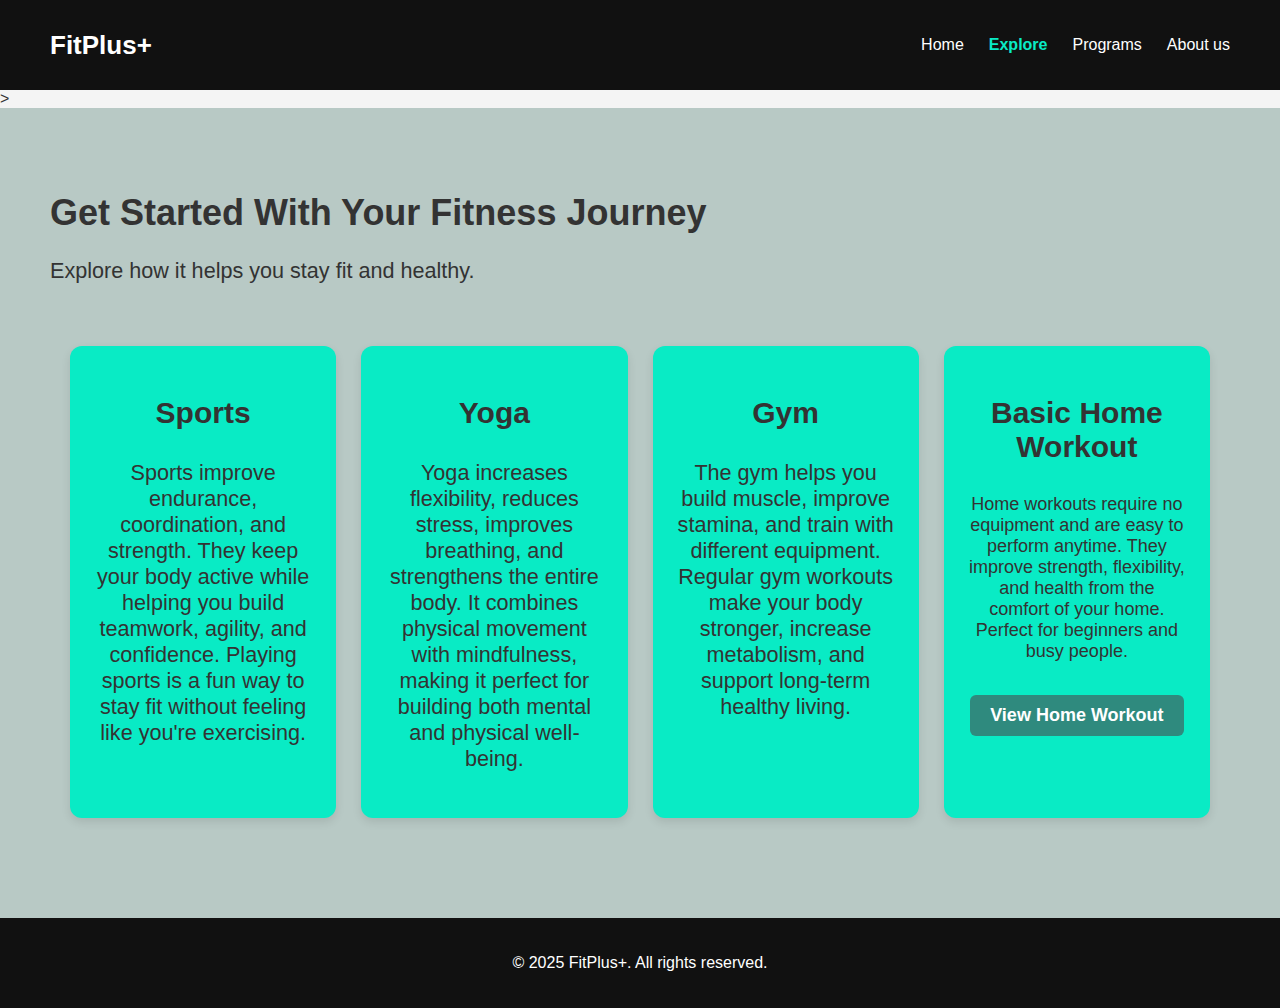
<file: getstarted.html>
<!DOCTYPE html>
<html lang="en">
<head>
    <meta charset="UTF-8">
    <meta name="viewport" content="width=device-width, initial-scale=1.0">
    <title>FitPlus+ | Get Started</title>
    <link rel="stylesheet" href="style.css">

    <style>
        .category-container {
            display: grid;
            grid-template-columns: repeat(auto-fit, minmax(260px, 1fr));
            gap: 25px;
            padding: 40px 20px;
        }

        .category-card {
            background: #09ebc5;
            padding: 25px;
            border-radius: 12px;
            text-align: center;
            box-shadow: 0 4px 10px rgba(0,0,0,0.1);
            transition: 0.3s;
        }

        .category-card:hover {
            transform: translateY(-6px);
            box-shadow: 0 6px 18px rgba(0,0,0,0.15);
        }

        .category-btn {
            display: inline-block;
            margin-top: 15px;
            padding: 10px 20px;
            background: #2f8a7e;
            color: white;
            text-decoration: none;
            font-weight: bold;
            border-radius: 6px;
            transition: 0.3s;
        }

        .category-btn:hover {
            background: #1b5850;
        }
    </style>
</head>

<body>

    <header>
        <div class="logo">FitPlus+</div>
        <nav>
            <ul>
                <li><a href="indexs.html">Home</a></li>
                <li><a class="active" href="getstarted.html">Explore</a></li>
                <li><a href="programs.html">Programs</a></li>
                <li><a href="about.html">About us</a></li>
            </ul>
        </nav>
    </header>
>   
    <section class="section">
        <h1>Get Started With Your Fitness Journey</h1>
        <p style="font-size: larger;">Explore how it helps you stay fit and healthy.</p>

        <div class="category-container">

            <div class="category-card">
                <h2>Sports</h2>
                <p style="font-size: larger;">Sports improve endurance, coordination, and strength. They keep your body active while helping you build teamwork, agility, and confidence. Playing sports is a fun way to stay fit without feeling like you're exercising.</p>
                
            </div>

            <div class="category-card">
                <h2>Yoga</h2>
                <p style="font-size: larger;">Yoga increases flexibility, reduces stress, improves breathing, and strengthens the entire body. It combines physical movement with mindfulness, making it perfect for building both mental and physical well-being.</p>
                
            </div>

            <div class="category-card">
                <h2>Gym</h2>
                <p style="font-size: larger;">The gym helps you build muscle, improve stamina, and train with different equipment. Regular gym workouts make your body stronger, increase metabolism, and support long-term healthy living.</p>
                
            </div>

            <div class="category-card">
                <h2>Basic Home Workout</h2>
                <p>Home workouts require no equipment and are easy to perform anytime. They improve strength, flexibility, and health from the comfort of your home. Perfect for beginners and busy people.</p>

                <a href="programs.html" class="category-btn">View Home Workout</a>
            </div>

        </div>
    </section>

    <footer>
        <p>© 2025 FitPlus+. All rights reserved.</p>
    </footer>

</body>
</html>
</file>
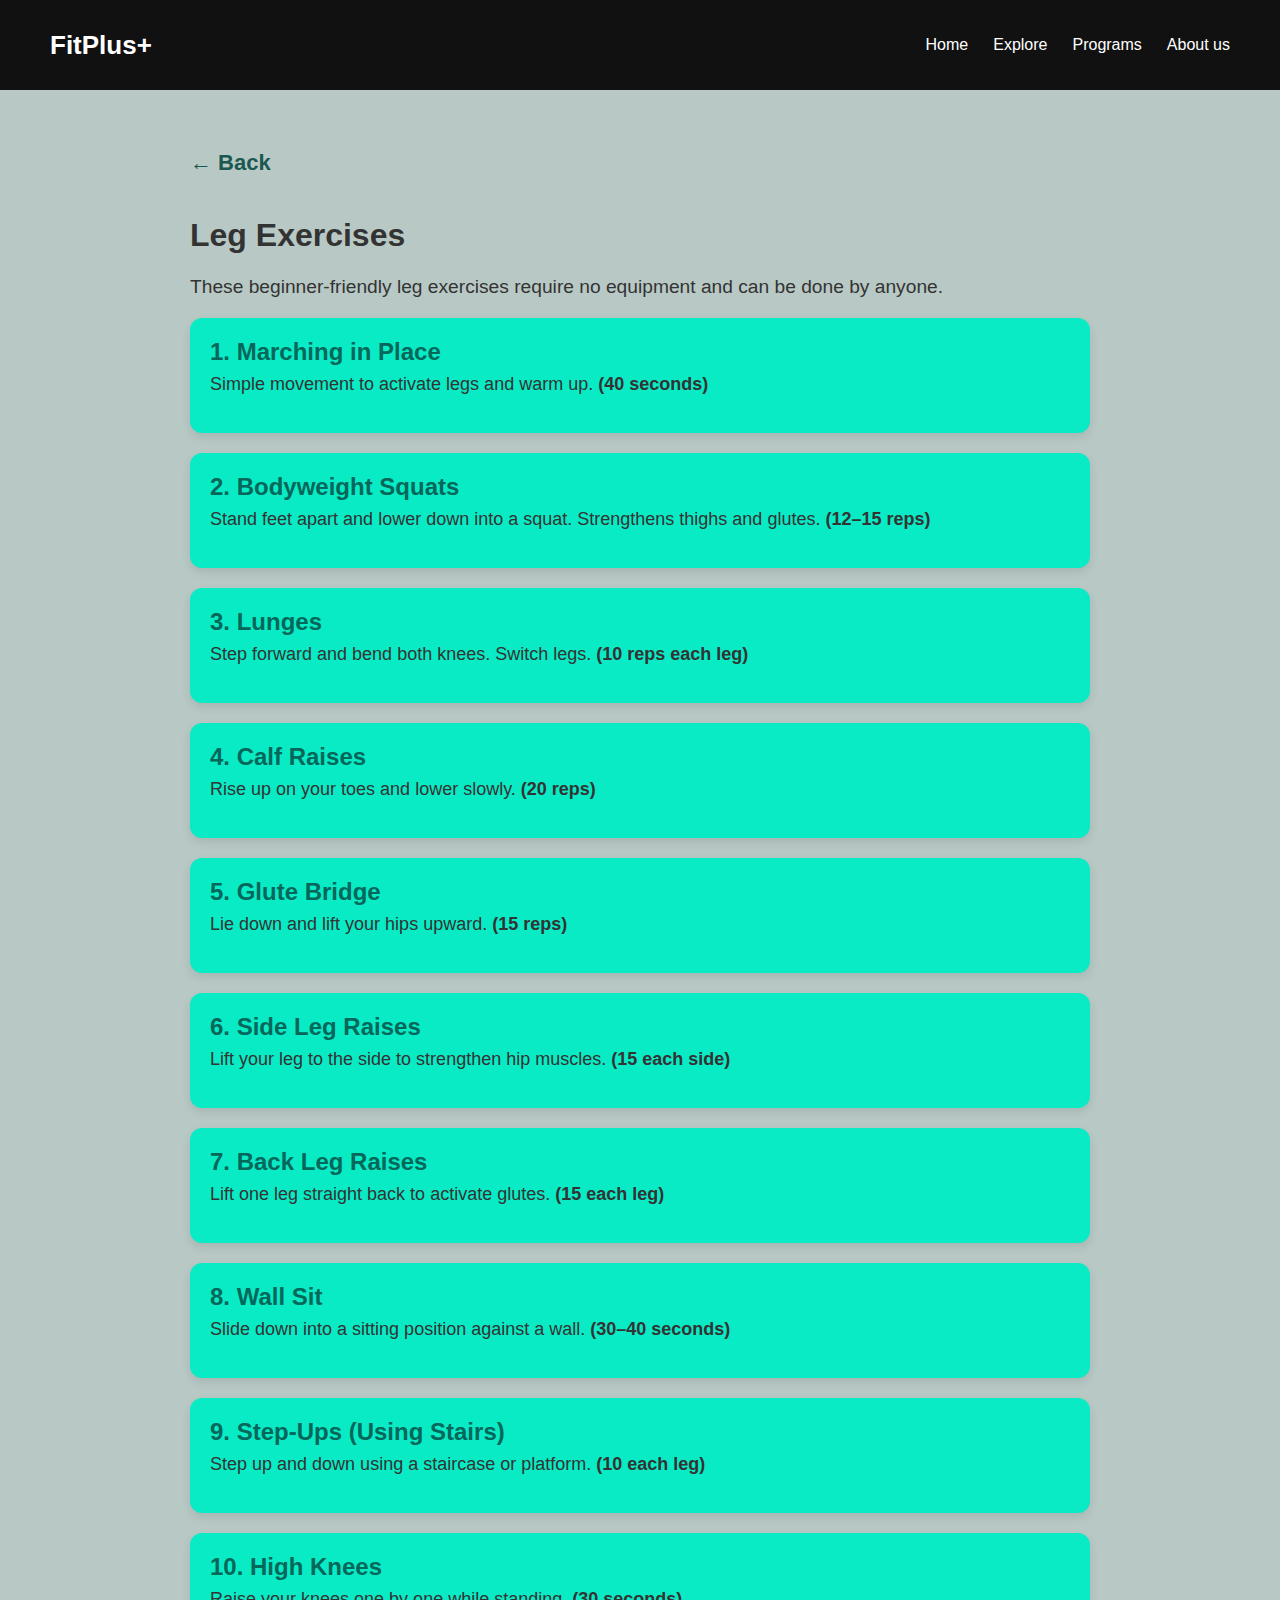
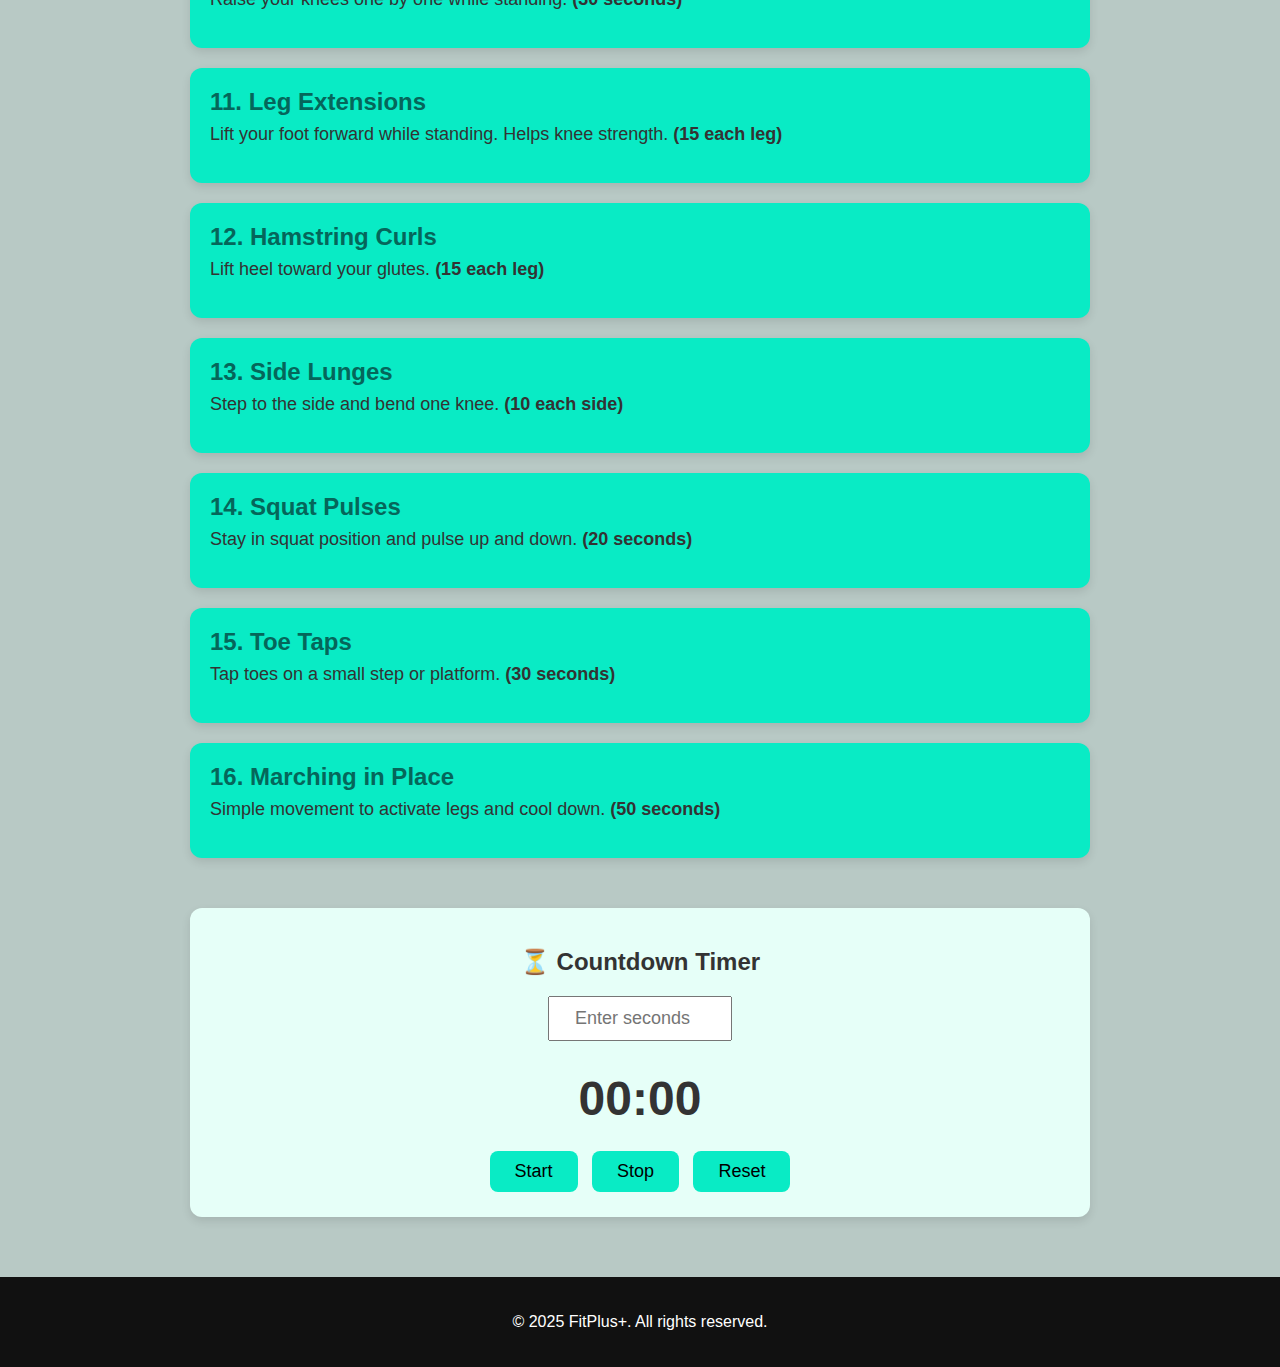
<file: legs.html>
<!DOCTYPE html>
<html lang="en">
<head>
    <meta charset="UTF-8">
    <meta name="viewport" content="width=device-width, initial-scale=1.0">
    <title>FitPlus+ | Leg Exercises</title>
    <link rel="stylesheet" href="style.css">

    <style>
        body { background-color: #b8c9c5; }

        .legs-container {
            max-width: 900px;
            margin: 40px auto;
            padding: 20px;
        }

        .back-arrow {
            display: inline-block;
            font-size: 22px;
            color: #1b5850;
            text-decoration: none;
            font-weight: bold;
            margin-bottom: 20px;
            transition: 0.3s;
        }

        .back-arrow:hover {
            opacity: 0.7;
            transform: translateX(-4px);
        }

        .exercise-box {
            background: #09ebc5;
            padding: 20px;
            margin: 20px 0;
            border-radius: 12px;
            box-shadow: 0 4px 10px rgba(0,0,0,0.1);
            transition: 0.3s;
        }

        .exercise-box:hover {
            transform: translateY(-4px);
            box-shadow: 0 7px 15px rgba(0,0,0,0.15);
        }

        .exercise-box h2 {
            margin: 0;
            color: #05665a;
        }

        .exercise-box p {
            font-size: 18px;
            margin-top: 8px;
        }
        
        #timer-section {
            margin-top: 50px;
            padding: 20px;
            background: #e6fff8;
            border-radius: 12px;
            box-shadow: 0 4px 10px rgba(0,0,0,0.1);
            text-align: center;
        }

        #display {
            font-size: 48px;
            font-weight: bold;
            margin: 20px 0;
        }

        input {
            padding: 10px;
            font-size: 18px;
            width: 160px;
            text-align: center;
            margin-bottom: 10px;
        }

        button {
            padding: 10px 25px;
            font-size: 18px;
            cursor: pointer;
            margin: 5px;
            border-radius: 8px;
            border: none;
            background-color: #09ebc5;
        }
    </style>
</head>

<body>

<header>
    <div class="logo">FitPlus+</div>
    <nav>
        <ul>
            <li><a href="index.html">Home</a></li>
            <li><a href="getstarted.html">Explore</a></li>
            <li><a href="programs.html">Programs</a></li>
            <li><a href="about.html">About us</a></li>
        </ul>
    </nav>
</header>

<section class="legs-container">

    <a href="programs.html" class="back-arrow">← Back</a>

    <h1>Leg Exercises</h1>
    <p style="font-size: larger;">These beginner-friendly leg exercises require no equipment and can be done by anyone.</p>

    <div class="exercise-box">
         <h2>1. Marching in Place</h2>
        <p>Simple movement to activate legs and warm up. <b>(40 seconds)</b></p>
    </div>

    <div class="exercise-box">
        <h2>2. Bodyweight Squats</h2>
        <p>Stand feet apart and lower down into a squat. Strengthens thighs and glutes. <b>(12–15 reps)</b></p>
    </div>


    <div class="exercise-box">
        <h2>3. Lunges</h2>
        <p>Step forward and bend both knees. Switch legs. <b>(10 reps each leg)</b></p>
    </div>

    <div class="exercise-box">
        <h2>4. Calf Raises</h2>
        <p>Rise up on your toes and lower slowly. <b>(20 reps)</b></p>
    </div>

    <div class="exercise-box">
        <h2>5. Glute Bridge</h2>
        <p>Lie down and lift your hips upward. <b>(15 reps)</b></p>
    </div>

    <div class="exercise-box">
        <h2>6. Side Leg Raises</h2>
        <p>Lift your leg to the side to strengthen hip muscles. <b>(15 each side)</b></p>
    </div>

    <div class="exercise-box">
        <h2>7. Back Leg Raises</h2>
        <p>Lift one leg straight back to activate glutes. <b>(15 each leg)</b></p>
    </div>

    <div class="exercise-box">
        <h2>8. Wall Sit</h2>
        <p>Slide down into a sitting position against a wall. <b>(30–40 seconds)</b></p>
    </div>

    <div class="exercise-box">
        <h2>9. Step-Ups (Using Stairs)</h2>
        <p>Step up and down using a staircase or platform. <b>(10 each leg)</b></p>
    </div>

    <div class="exercise-box">
        <h2>10. High Knees</h2>
        <p>Raise your knees one by one while standing. <b>(30 seconds)</b></p>
    </div>

    <div class="exercise-box">
        <h2>11. Leg Extensions</h2>
        <p>Lift your foot forward while standing. Helps knee strength. <b>(15 each leg)</b></p>
    </div>

    <div class="exercise-box">
        <h2>12. Hamstring Curls</h2>
        <p>Lift heel toward your glutes. <b>(15 each leg)</b></p>
    </div>

    <div class="exercise-box">
        <h2>13. Side Lunges</h2>
        <p>Step to the side and bend one knee. <b>(10 each side)</b></p>
    </div>

    <div class="exercise-box">
        <h2>14. Squat Pulses</h2>
        <p>Stay in squat position and pulse up and down. <b>(20 seconds)</b></p>
    </div>

    <div class="exercise-box">
        <h2>15. Toe Taps</h2>
        <p>Tap toes on a small step or platform. <b>(30 seconds)</b></p>
    </div>

    <div class="exercise-box">
         <h2>16. Marching in Place</h2>
        <p>Simple movement to activate legs and cool down. <b>(50 seconds)</b></p>
    </div>
     
    <div id="timer-section">
        <h2>⏳ Countdown Timer</h2>

        <input type="number" id="secondsInput" placeholder="Enter seconds">

        <div id="display">00:00</div>

        <button onclick="startCountdown()">Start</button>
        <button onclick="stopCountdown()">Stop</button>
        <button onclick="resetCountdown()">Reset</button>
    </div>
    
</section>

<script>
    let timeLeft = 0;
    let interval = null;

    function formatTime(sec) {
        let m = Math.floor(sec / 60);
        let s = sec % 60;

        m = m < 10 ? "0" + m : m;
        s = s < 10 ? "0" + s : s;

        return `${m}:${s}`;
    }

    function startCountdown() {
        if (interval !== null) return;

        timeLeft = parseInt(document.getElementById("secondsInput").value);

        if (isNaN(timeLeft) || timeLeft <= 0) {
            alert("Please enter valid seconds!");
            return;
        }

        document.getElementById("display").textContent = formatTime(timeLeft);

        interval = setInterval(() => {
            timeLeft--;

            document.getElementById("display").textContent = formatTime(timeLeft);

            if (timeLeft <= 0) {
                clearInterval(interval);
                interval = null;
                document.getElementById("display").textContent = "00:00";
                alert("Time's up!");
            }
        }, 1000);
    }

    function stopCountdown() {
        clearInterval(interval);
        interval = null;
    }

    function resetCountdown() {
        stopCountdown();
        timeLeft = 0;
        document.getElementById("display").textContent = "00:00";
        document.getElementById("secondsInput").value = "";
    }
</script>

<footer>
    <p>© 2025 FitPlus+. All rights reserved.</p>
</footer>

</body>
</html>
</file>
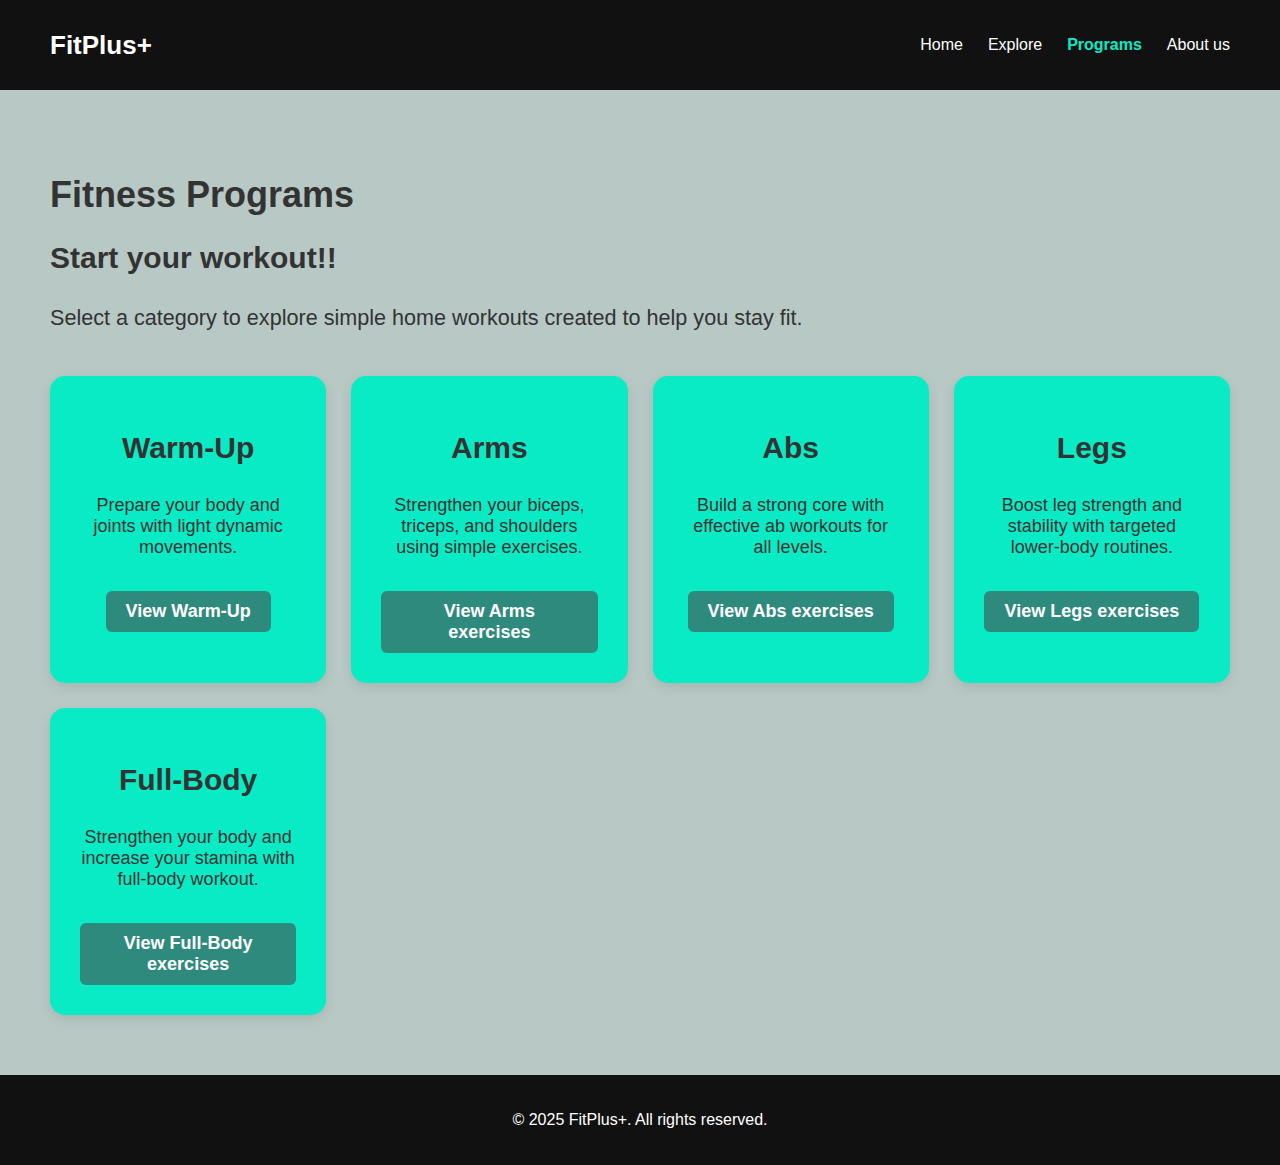
<file: programs.html>
<!DOCTYPE html>
<html lang="en">
<head>
    <meta charset="UTF-8">
    <meta name="viewport" content="width=device-width, initial-scale=1.0">
    <title>FitPlus+ | Programs</title>
    <link rel="stylesheet" href="style.css">

    <style>
        .program-container {
            display: grid;
            grid-template-columns: repeat(auto-fit, minmax(250px, 1fr));
            gap: 25px;
            margin-top: 45px;
        }

        .program-card {
            background: #09ebc5;
            padding: 30px;
            text-align: center;
            border-radius: 15px;
            box-shadow: 0 4px 12px rgba(0,0,0,0.1);
            transition: 0.3s;
        }

        .program-card:hover {
            transform: translateY(-6px);
            box-shadow: 0 7px 18px rgba(0,0,0,0.15);
        }

        .program-btn {
            display: inline-block;
            margin-top: 15px;
            padding: 10px 20px;
            background: #2f8a7e;
            color: #fff;
            text-decoration: none;
            border-radius: 6px;
            transition: 0.3s;
            font-weight: bold;
        }

        .program-btn:hover {
            background: #1b5850;
        }
    </style>
</head>
<body>
<header>
    <div class="logo">FitPlus+</div>
    <nav>
        <ul>
            <li><a href="index.html">Home</a></li>
            <li><a href="getstarted.html">Explore</a></li>
            <li><a class="active" href="programs.html">Programs</a></li>
            <li><a href="about.html">About us</a></li>
        </ul>
    </nav>
</header>
<section class="section">
    <h1>Fitness Programs</h1>
    <h2>Start your workout!!</h2>
    <p style="font-size: larger;">Select a category to explore simple home workouts created to help you stay fit.</p>
    <div class="program-container">

        <div class="program-card">
            <h2>Warm-Up</h2>
            <p>Prepare your body and joints with light dynamic movements.</p>
            <a href="warmup.html" class="program-btn">View Warm-Up</a>
        </div>

        <div class="program-card">
            <h2>Arms</h2>
            <p>Strengthen your biceps, triceps, and shoulders using simple exercises.</p>
            <a href="arms.html" class="program-btn">View Arms exercises</a>
        </div>

        <div class="program-card">
            <h2>Abs</h2>
            <p>Build a strong core with effective ab workouts for all levels.</p>
            <a href="abs.html" class="program-btn">View Abs exercises</a>
        </div>
        
        <div class="program-card">
            <h2>Legs</h2>
            <p>Boost leg strength and stability with targeted lower-body routines.</p>
            <a href="legs.html" class="program-btn">View Legs exercises</a>
        </div>
  
        <div class="program-card">
            <h2>Full-Body</h2>
            <p>Strengthen your body and increase your stamina with full-body workout.</p>
            <a href="fullbody.html" class="program-btn">View Full-Body exercises</a>
        </div>

    </div>
</section>

<footer>
    <p>© 2025 FitPlus+. All rights reserved.</p>
</footer>

</body>

</html>
</file>
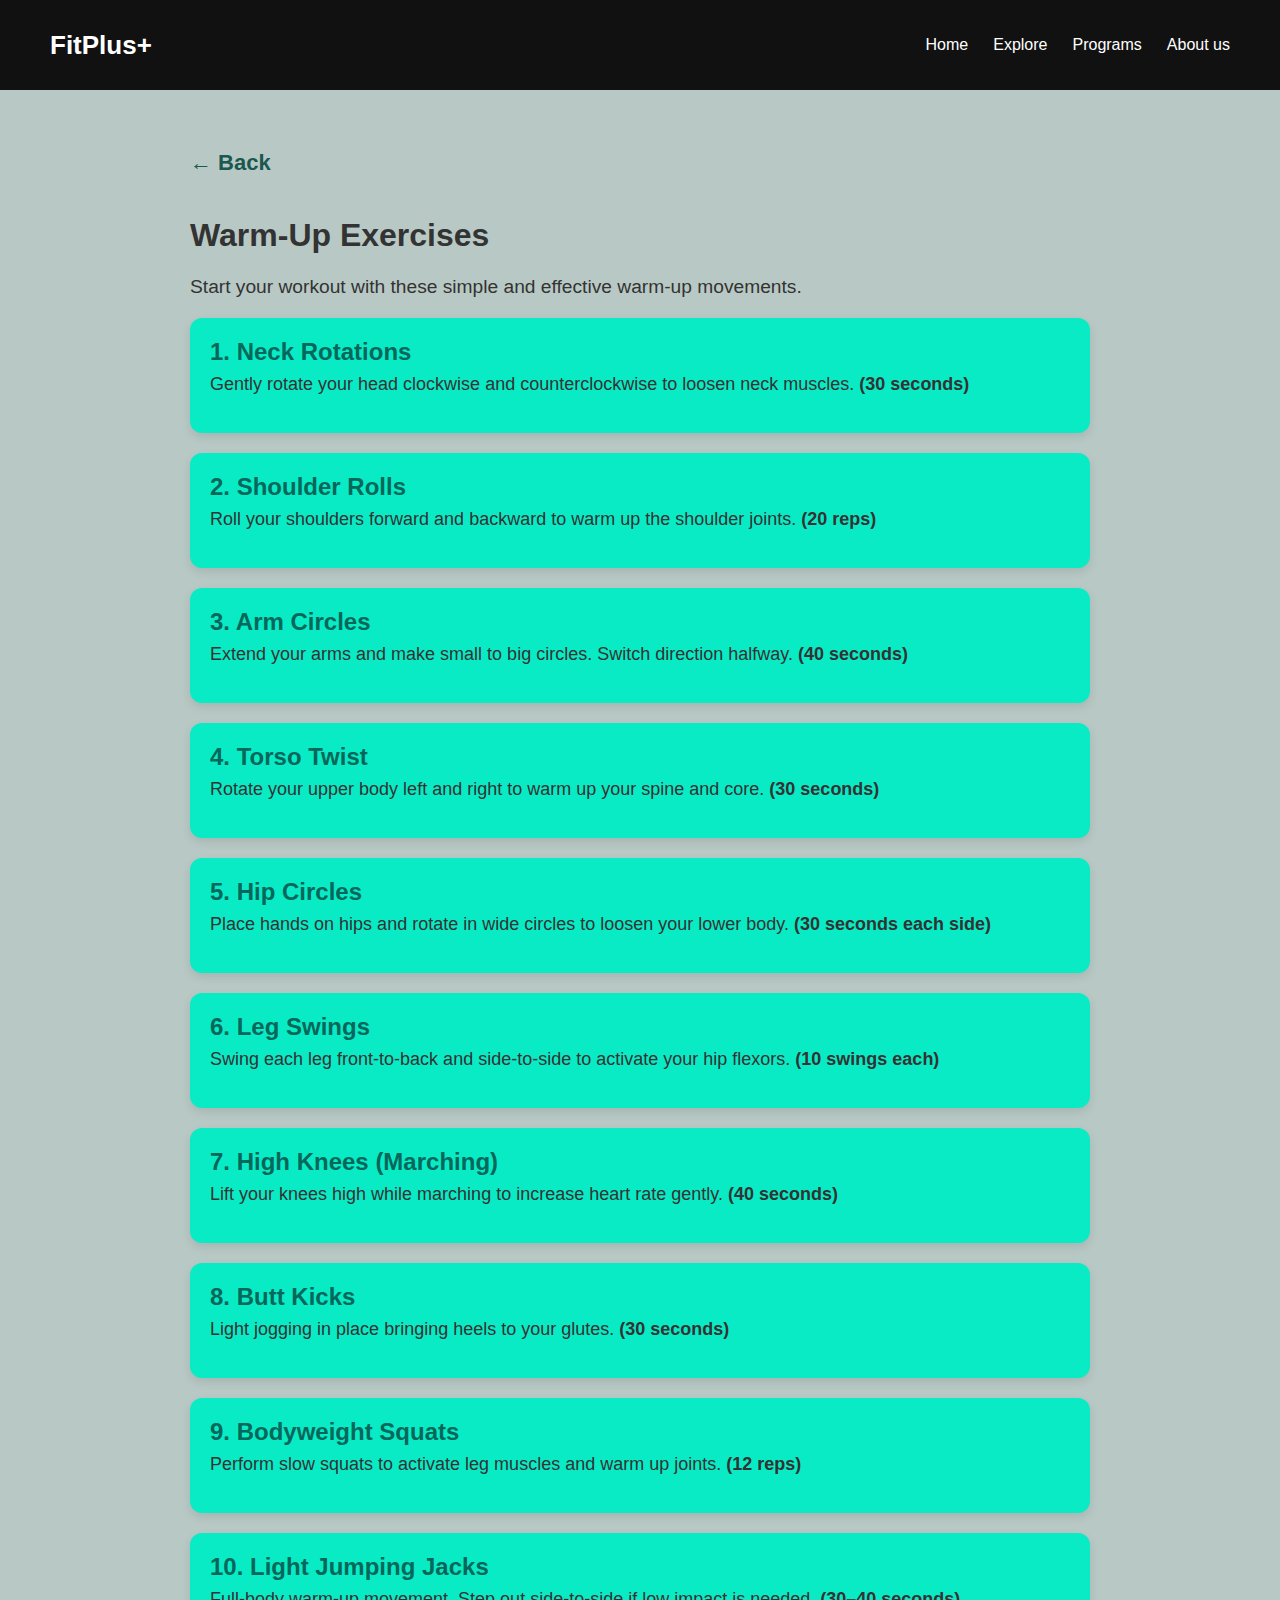
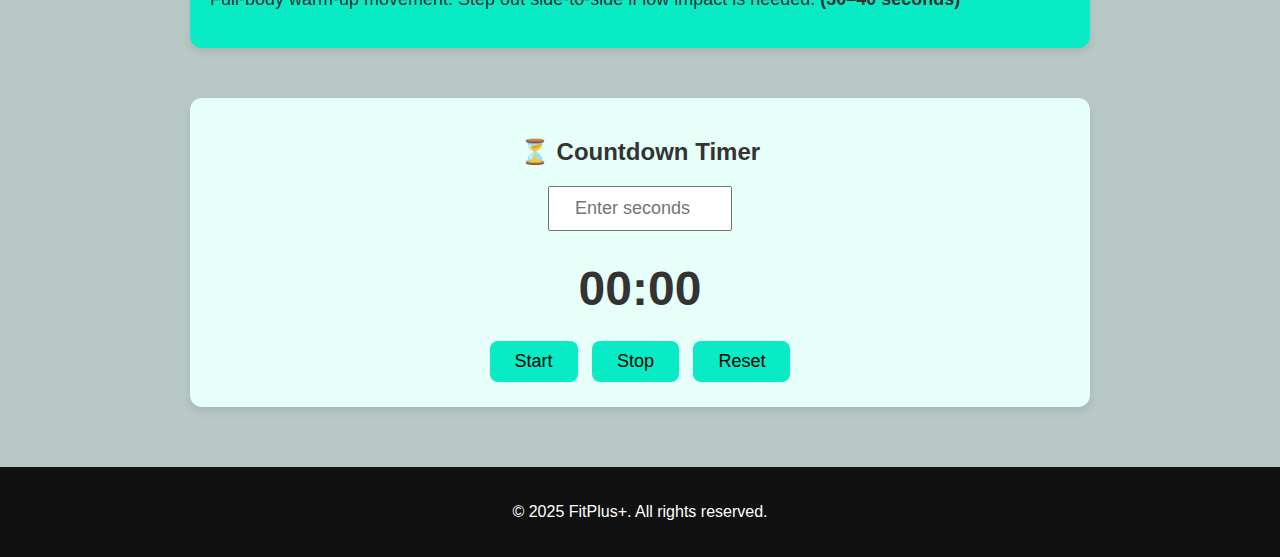
<file: warmup.html>
<!DOCTYPE html>
<html lang="en">
<head>
    <meta charset="UTF-8">
    <meta name="viewport" content="width=device-width, initial-scale=1.0">
    <title>FitPlus+ | Warm-Up</title>
    <link rel="stylesheet" href="style.css">

    <style>
        body{ background-color:#b8c9c5;}
        .warmup-container {
            max-width: 900px;
            margin: 40px auto;
            padding: 20px;
        }

        .back-arrow {
            display: inline-block;
            font-size: 22px;
            color: #1b5850;
            text-decoration: none;
            font-weight: bold;
            margin-bottom: 20px;
            transition: 0.3s;
        }

        .back-arrow:hover {
            opacity: 0.7;
            transform: translateX(-4px);
        }

        .exercise-box {
            background: #09ebc5;
            padding: 20px;
            margin: 20px 0;
            border-radius: 12px;
            box-shadow: 0 4px 10px rgba(0,0,0,0.1);
            transition: 0.3s;
        }

        .exercise-box:hover {
            transform: translateY(-4px);
            box-shadow: 0 7px 15px rgba(0,0,0,0.15);
        }

        .exercise-box h2 {
            margin: 0;
            color: #05665a;
        }

        .exercise-box p {
            font-size: 18px;
            margin-top: 8px;
        }

        #timer-section {
            margin-top: 50px;
            padding: 20px;
            background: #e6fff8;
            border-radius: 12px;
            box-shadow: 0 4px 10px rgba(0,0,0,0.1);
            text-align: center;
        }

        #display {
            font-size: 48px;
            font-weight: bold;
            margin: 20px 0;
        }

        input {
            padding: 10px;
            font-size: 18px;
            width: 160px;
            text-align: center;
            margin-bottom: 10px;
        }

        button {
            padding: 10px 25px;
            font-size: 18px;
            cursor: pointer;
            margin: 5px;
            border-radius: 8px;
            border: none;
            background-color: #09ebc5;
        }
    </style>
</head>

<body>

<header>
    <div class="logo">FitPlus+</div>
    <nav>
        <ul>
            <li><a href="index.html">Home</a></li>
            <li><a href="getstarted.html">Explore</a></li>
            <li><a href="programs.html">Programs</a></li>
            <li><a href="about.html">About us</a></li>
        </ul>
    </nav>
</header>

<section class="warmup-container">

    <a href="programs.html" class="back-arrow">← Back</a>

    <h1>Warm-Up Exercises</h1>
    <p style="font-size: larger;">Start your workout with these simple and effective warm-up movements.</p>

    <div class="exercise-box">
        <h2>1. Neck Rotations</h2>
        <p>Gently rotate your head clockwise and counterclockwise to loosen neck muscles. <b>(30 seconds)</b></p>
    </div>

    <div class="exercise-box">
        <h2>2. Shoulder Rolls</h2>
        <p>Roll your shoulders forward and backward to warm up the shoulder joints. <b>(20 reps)</b></p>
    </div>

    <div class="exercise-box">
        <h2>3. Arm Circles</h2>
        <p>Extend your arms and make small to big circles. Switch direction halfway. <b>(40 seconds)</b></p>
    </div>

    <div class="exercise-box">
        <h2>4. Torso Twist</h2>
        <p>Rotate your upper body left and right to warm up your spine and core. <b>(30 seconds)</b></p>
    </div>

    <div class="exercise-box">
        <h2>5. Hip Circles</h2>
        <p>Place hands on hips and rotate in wide circles to loosen your lower body. <b>(30 seconds each side)</b></p>
    </div>

    <div class="exercise-box">
        <h2>6. Leg Swings</h2>
        <p>Swing each leg front-to-back and side-to-side to activate your hip flexors. <b>(10 swings each)</b></p>
    </div>

    <div class="exercise-box">
        <h2>7. High Knees (Marching)</h2>
        <p>Lift your knees high while marching to increase heart rate gently. <b>(40 seconds)</b></p>
    </div>

    <div class="exercise-box">
        <h2>8. Butt Kicks</h2>
        <p>Light jogging in place bringing heels to your glutes. <b>(30 seconds)</b></p>
    </div>

    <div class="exercise-box">
        <h2>9. Bodyweight Squats</h2>
        <p>Perform slow squats to activate leg muscles and warm up joints. <b>(12 reps)</b></p>
    </div>

    <div class="exercise-box">
        <h2>10. Light Jumping Jacks</h2>
        <p>Full-body warm-up movement. Step out side-to-side if low impact is needed. <b>(30–40 seconds)</b></p>
    </div>

    <div id="timer-section">
        <h2>⏳ Countdown Timer</h2>

        <input type="number" id="secondsInput" placeholder="Enter seconds">

        <div id="display">00:00</div>

        <button onclick="startCountdown()">Start</button>
        <button onclick="stopCountdown()">Stop</button>
        <button onclick="resetCountdown()">Reset</button>
    </div>

</section>

<footer>
    <p>© 2025 FitPlus+. All rights reserved.</p>
</footer>

<script>
    let timeLeft = 0;
    let interval = null;

    function formatTime(sec) {
        let m = Math.floor(sec / 60);
        let s = sec % 60;

        m = m < 10 ? "0" + m : m;
        s = s < 10 ? "0" + s : s;

        return `${m}:${s}`;
    }

    function startCountdown() {
        if (interval !== null) return;

        timeLeft = parseInt(document.getElementById("secondsInput").value);

        if (isNaN(timeLeft) || timeLeft <= 0) {
            alert("Please enter valid seconds!");
            return;
        }

        document.getElementById("display").textContent = formatTime(timeLeft);

        interval = setInterval(() => {
            timeLeft--;

            document.getElementById("display").textContent = formatTime(timeLeft);

            if (timeLeft <= 0) {
                clearInterval(interval);
                interval = null;
                document.getElementById("display").textContent = "00:00";
                alert("Time's up!");
            }
        }, 1000);
    }

    function stopCountdown() {
        clearInterval(interval);
        interval = null;
    }

    function resetCountdown() {
        stopCountdown();
        timeLeft = 0;
        document.getElementById("display").textContent = "00:00";
        document.getElementById("secondsInput").value = "";
    }
</script>

</body>
</html>
</file>
<file: style.css>
body {
    margin: 0;
    font-family: Arial, Helvetica, sans-serif;
    background: #f4f4f4;
    color: #333;
}

/* Header */
header {
    display: flex;
    justify-content: space-between;
    align-items: center;
    padding: 20px 50px;
    background: #111;
}

.logo {
    color: #fff;
    font-size: 26px;
    font-weight: bold;
}

nav ul {
    list-style: none;
    display: flex;
    gap: 25px;
}

nav ul li a {
    text-decoration: none;
    color: #fff;
    font-size: 16px;
}

nav ul li a:hover {
    color: #09ebc5;
}

/* Hero Section */
.hero {
    height: 50vh;
    background: #09ebc5;
    display: flex;
    align-items: center;
    justify-content: center;
    text-align: center;
    padding: 25px 50px;
    color: black;
}

.hero-text h1 {
    font-size: 70px;
    margin: 0;
}

.hero-text p {
    font-size: 30px;
    margin: 15px 0;
}

.btn {
    padding: 12px 25px;
    background: #2f8a7e;
    color: black;
    text-decoration: none;
    font-weight: bold;
    font-size: x-large;
    border-radius: 10px;
}

.btn:hover {
    background: #1b5850;
}

/* Sections */
.section {
    padding: 60px 50px;
    background: #b8c9c5;
  font-size:18px;
}

.section.alt {
    background: #e8f5e9;
}

.section h2 {
    margin-bottom: 30px;
    font-size: 30px;
}

.section ul li {
    margin-bottom: 10px;
    font-size: 18px;
}

/* Footer */
footer {
    background: #111;
    padding: 20px;
    text-align: center;
    color: #fff;
}
.program-list, .workout-list {
    display: grid;
    grid-template-columns: repeat(auto-fit, minmax(250px, 1fr));
    gap: 20px;
    margin-top: 30px;
}

.program-card, .workout-card {
    background: #ffffff;
    padding: 20px;
    border-radius: 10px;
    box-shadow: 0 4px 10px rgba(0,0,0,0.1);
    transition: 0.3s;
}

.program-card:hover, .workout-card:hover {
    transform: translateY(-5px);
    box-shadow: 0 6px 14px rgba(0,0,0,0.15);
}

.active {
    color: #09ebc5;
    font-weight: bold;
}
</file>
